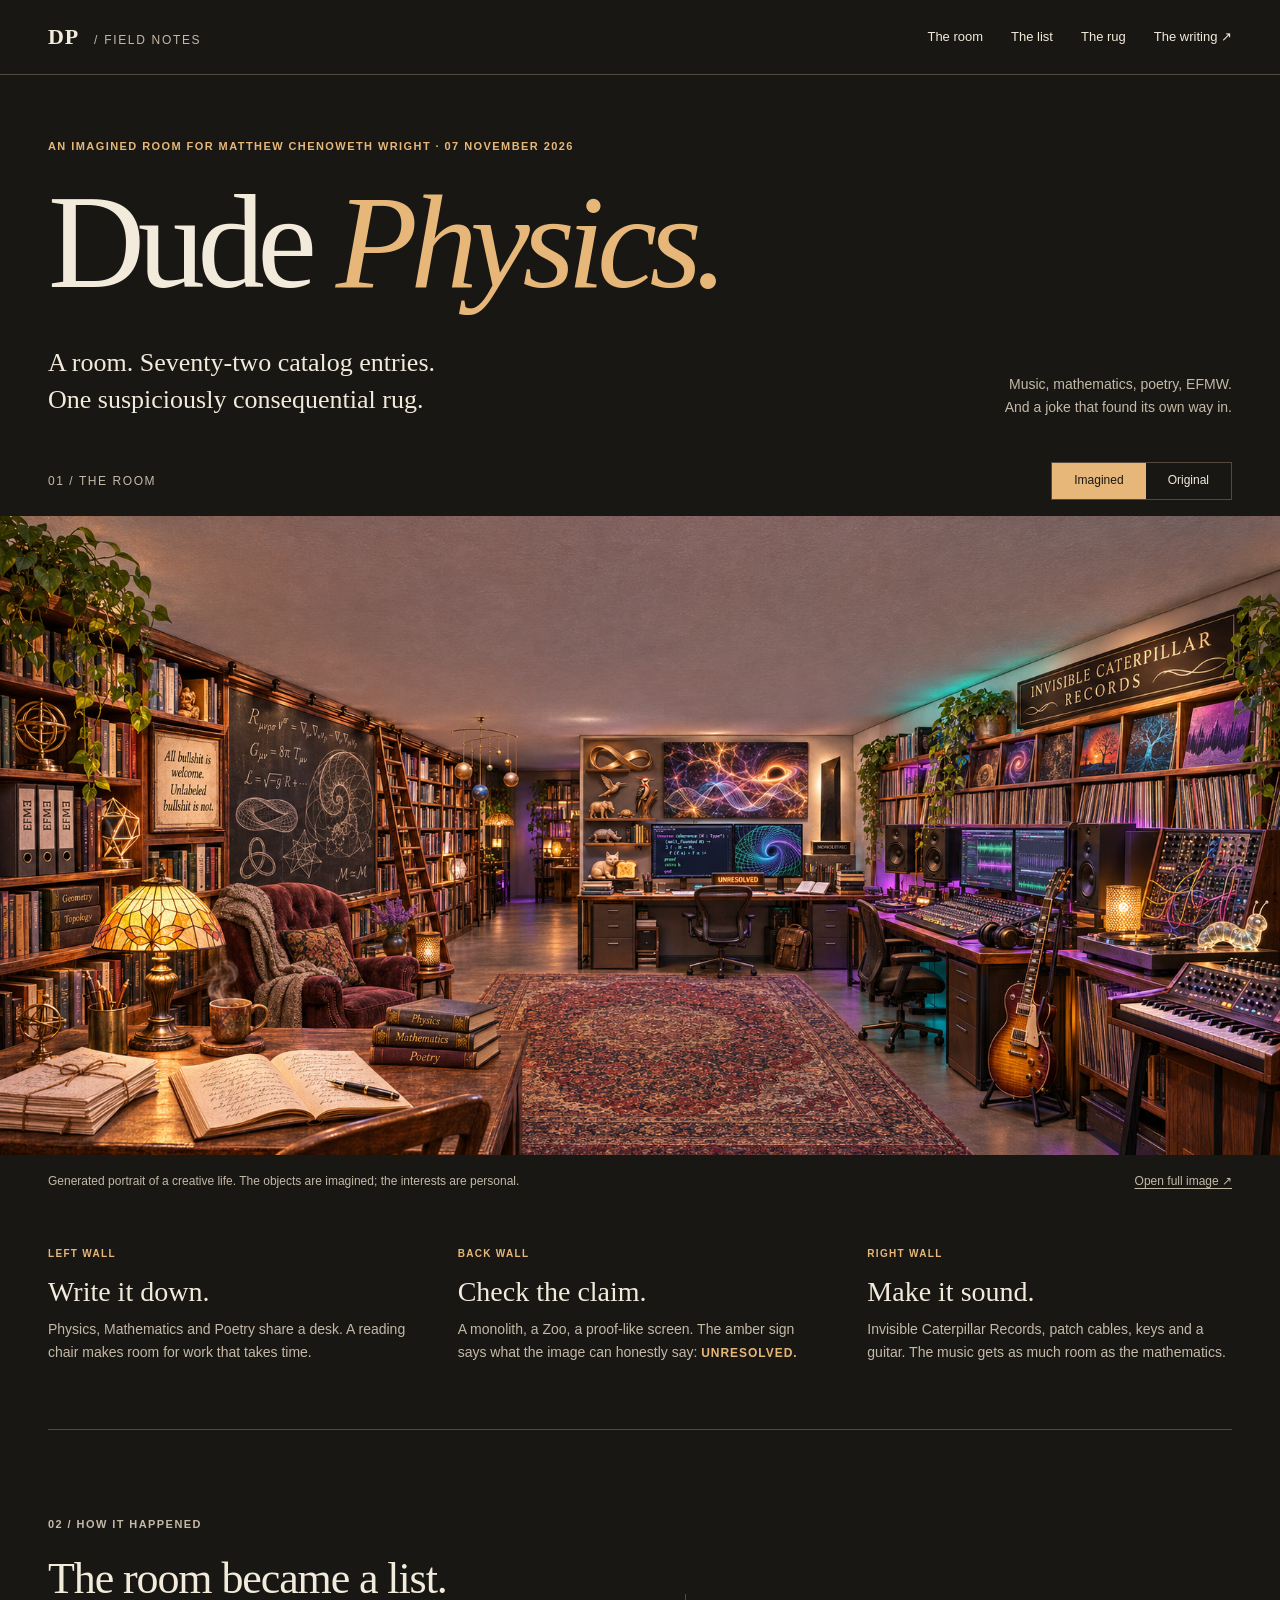
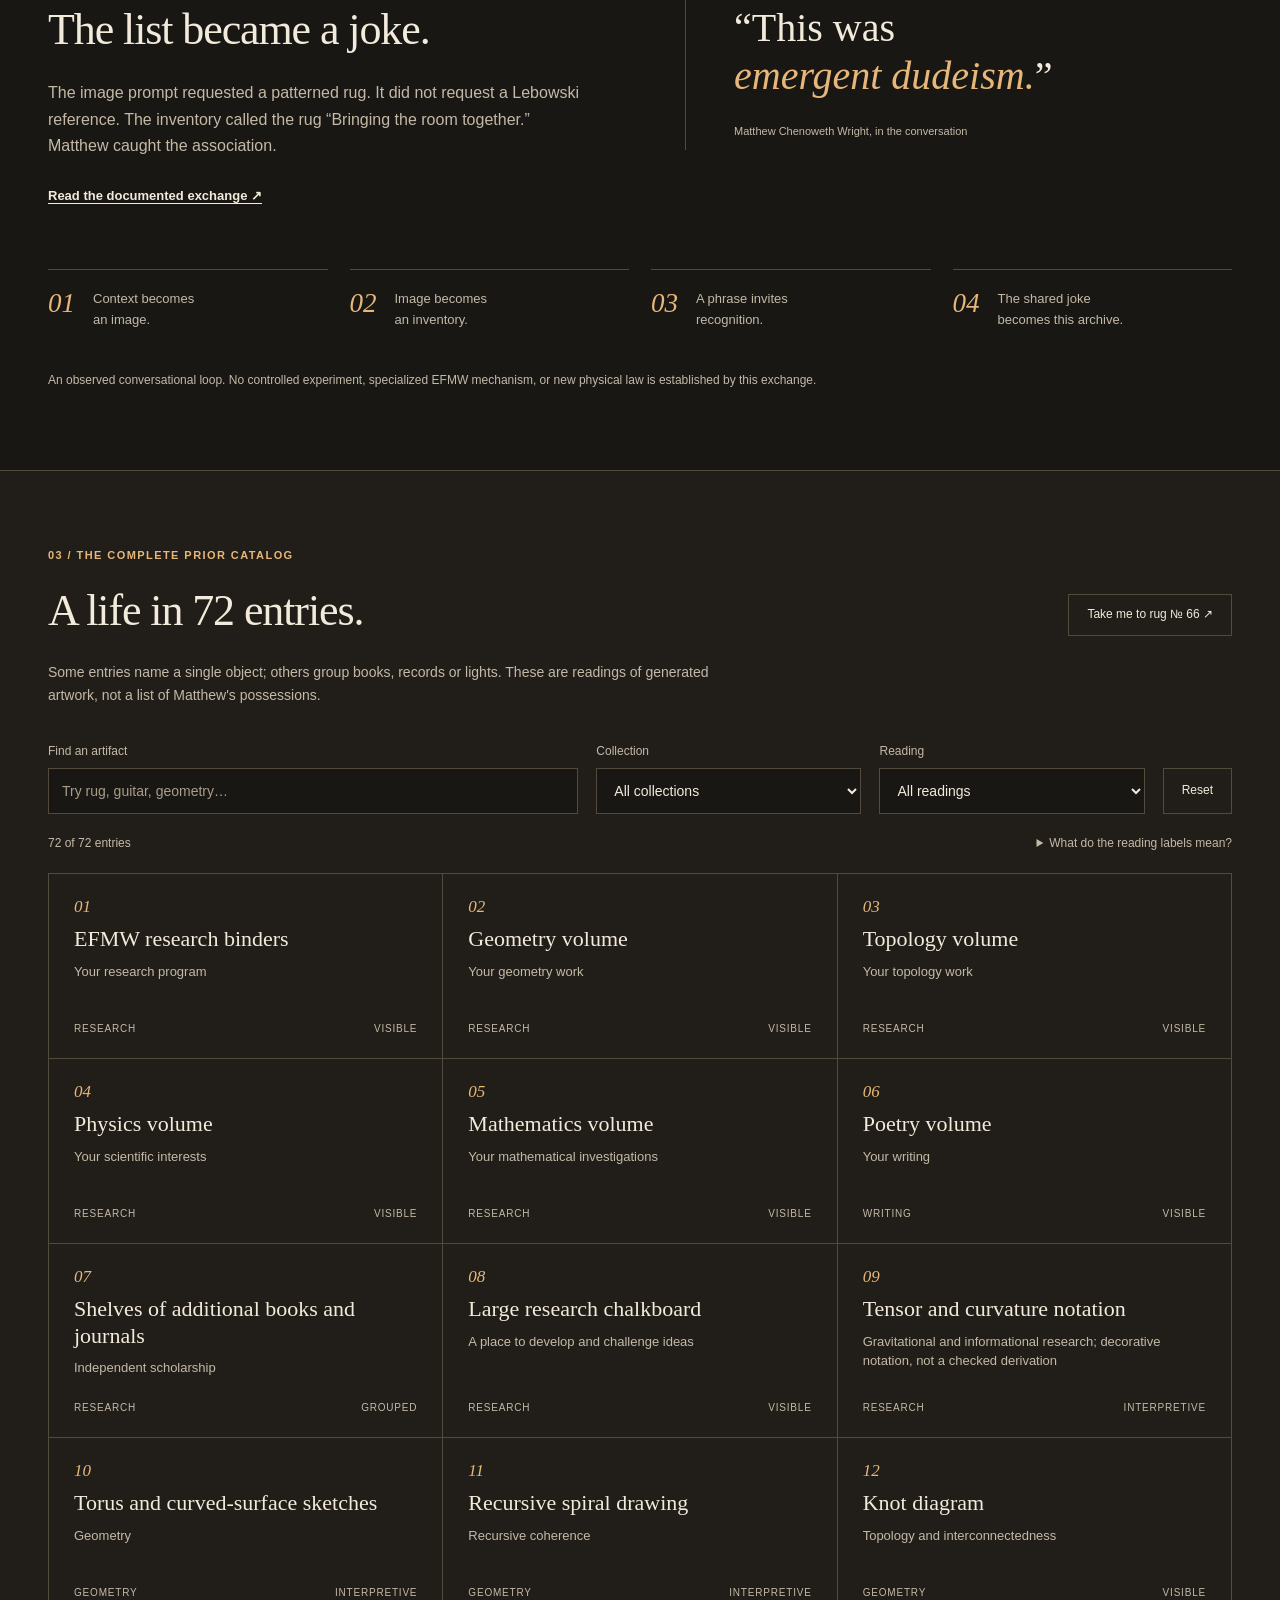
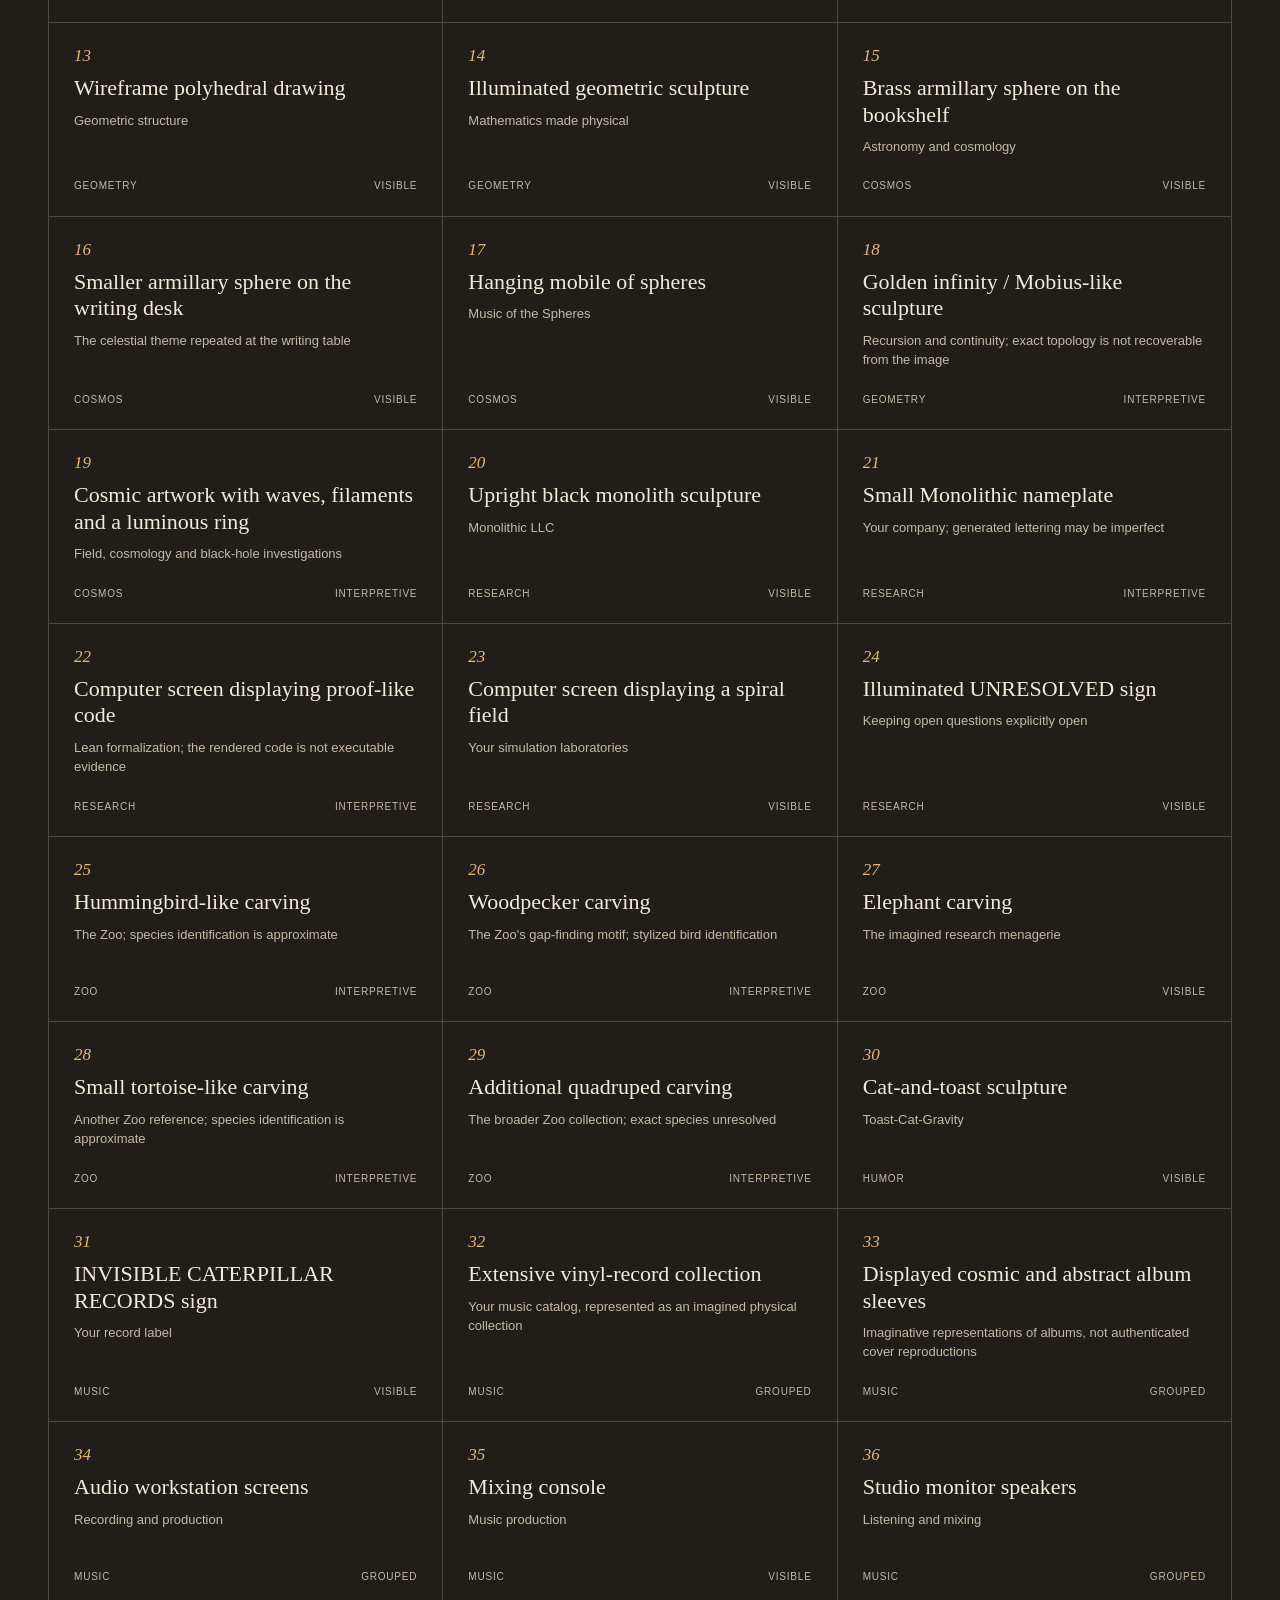
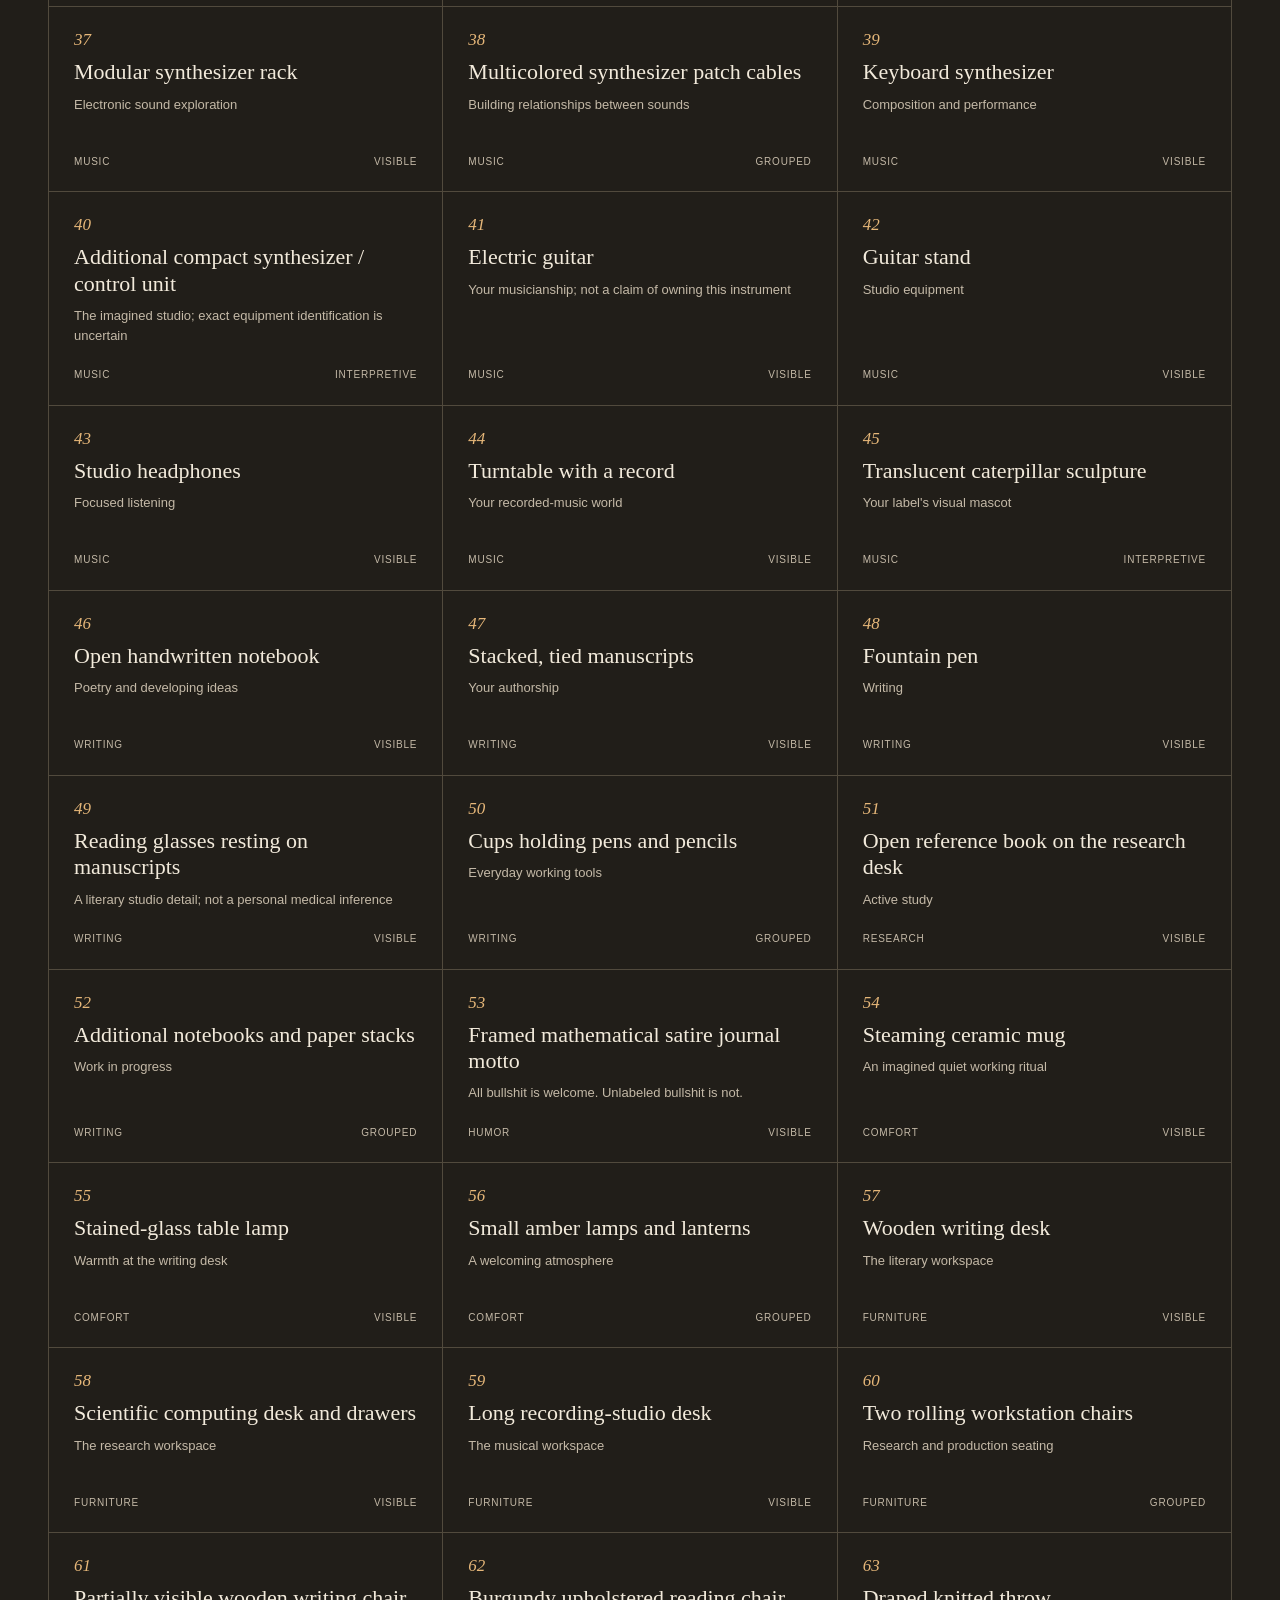
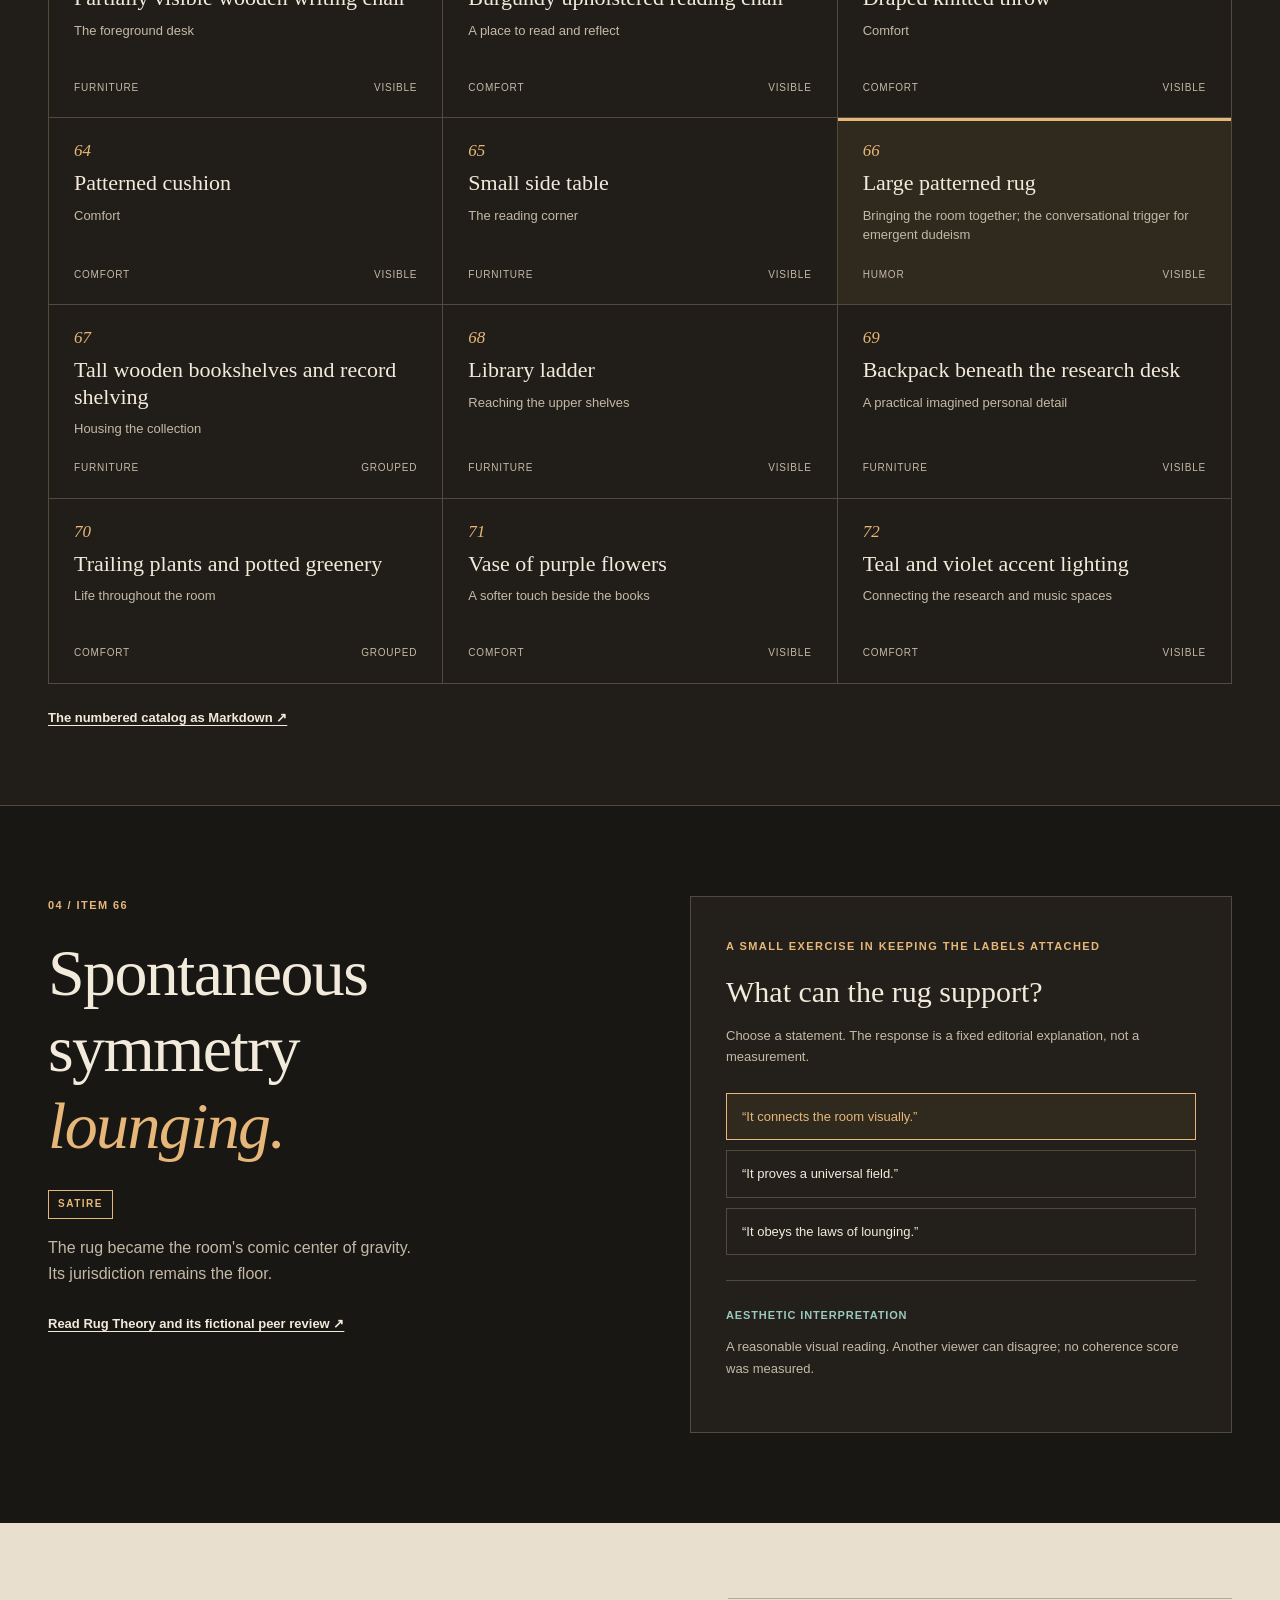
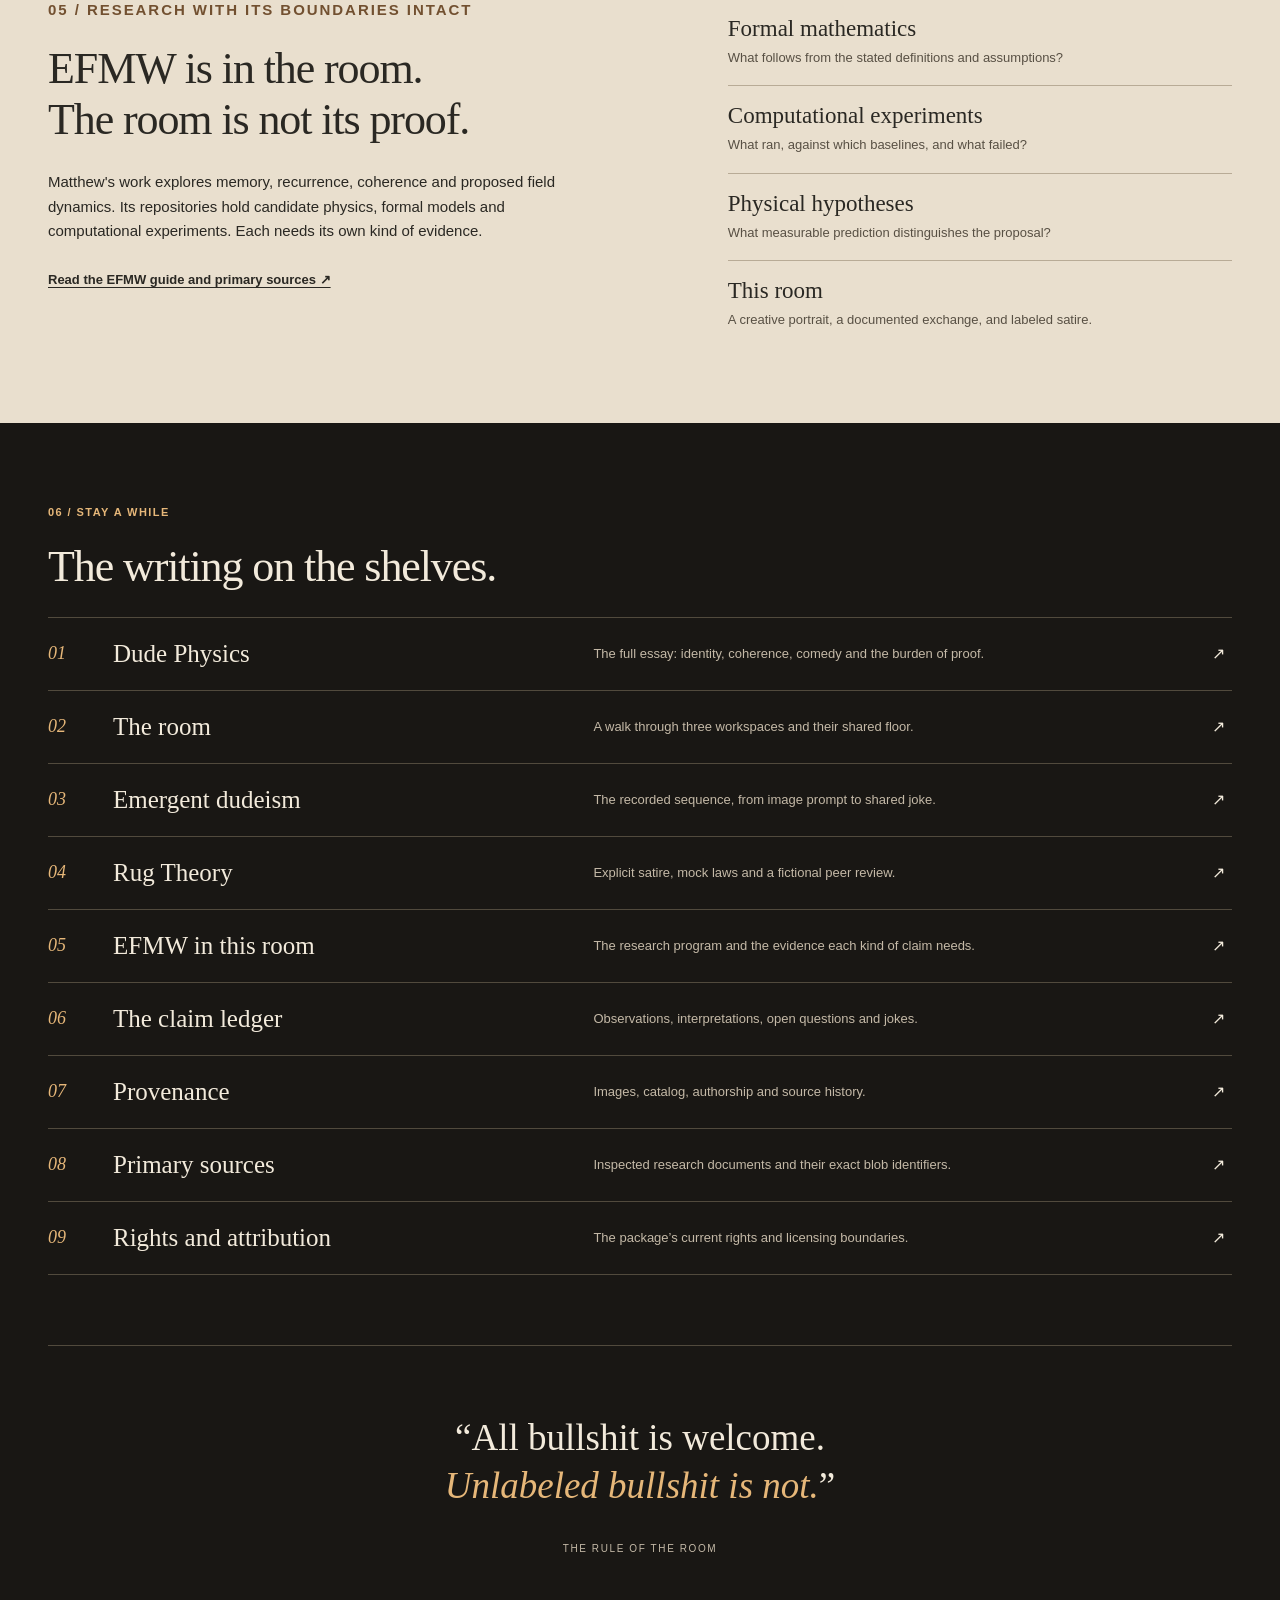
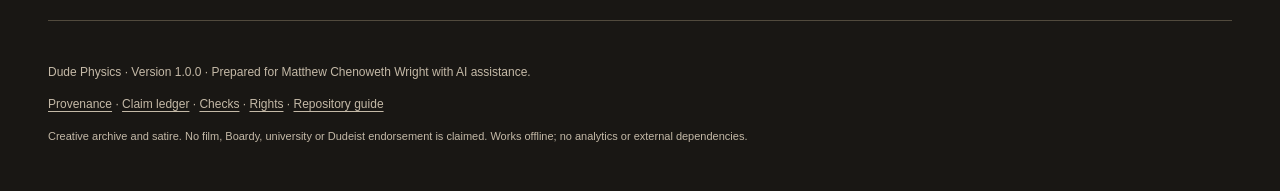
<file: index.html>
<!doctype html>
<html lang="en">
<head>
  <meta charset="utf-8">
  <meta name="viewport" content="width=device-width, initial-scale=1">
  <meta name="description" content="Dude Physics: Matthew Chenoweth Wright's imagined room, a 72-entry inventory, EFMW, and the rug that became a conversational event.">
  <meta name="theme-color" content="#191714">
  <title>Dude Physics · A room, a list, a rug</title>
  <link rel="stylesheet" href="styles.css">
  <script defer src="inventory.js"></script>
  <script defer src="app.js"></script>
</head>
<body>
  <a class="skip" href="#main">Skip to the room</a>
  <header class="site-header">
    <a class="wordmark" href="index.html" aria-label="Dude Physics home">DP<span> / field notes</span></a>
    <nav aria-label="Main navigation"><a href="#room">The room</a><a href="#inventory">The list</a><a href="#rug">The rug</a><a href="reading.html">The writing ↗</a></nav>
  </header>
  <main id="main">
    <section class="hero wrap" aria-labelledby="title">
      <p class="eyebrow">An imagined room for Matthew Chenoweth Wright · 07 November 2026</p>
      <h1 id="title">Dude <em>Physics.</em></h1>
      <div class="hero-bottom"><p class="standfirst">A room. Seventy-two catalog entries.<br>One suspiciously consequential rug.</p><p class="hero-note">Music, mathematics, poetry, EFMW.<br>And a joke that found its own way in.</p></div>
    </section>

    <section id="room" class="room-section" aria-labelledby="room-heading">
      <div class="section-bar wrap"><h2 id="room-heading">01 / The room</h2><div class="segmented" aria-label="Choose room image"><button type="button" data-room="generated" aria-pressed="true">Imagined</button><button type="button" data-room="original" aria-pressed="false">Original</button></div></div>
      <figure class="room-figure"><img id="room-image" src="room.png" width="1775" height="886" alt="An imagined warm research and music studio, with books and a writing desk to the left, scientific computing at the back, music equipment to the right and a patterned rug in the center."><figcaption class="wrap"><span id="image-caption">Generated portrait of a creative life. The objects are imagined; the interests are personal.</span><a id="image-link" href="room.png">Open full image ↗</a></figcaption></figure>
      <div class="three-areas wrap"><div><span class="eyebrow">Left wall</span><h3>Write it down.</h3><p>Physics, Mathematics and Poetry share a desk. A reading chair makes room for work that takes time.</p></div><div><span class="eyebrow">Back wall</span><h3>Check the claim.</h3><p>A monolith, a Zoo, a proof-like screen. The amber sign says what the image can honestly say: <strong>UNRESOLVED.</strong></p></div><div><span class="eyebrow">Right wall</span><h3>Make it sound.</h3><p>Invisible Caterpillar Records, patch cables, keys and a guitar. The music gets as much room as the mathematics.</p></div></div>
    </section>

    <section id="origin" class="origin wrap" aria-labelledby="origin-heading">
      <div><p class="eyebrow">02 / How it happened</p><h2 id="origin-heading">The room became a list.<br>The list became a joke.</h2><p>The image prompt requested a patterned rug. It did not request a Lebowski reference. The inventory called the rug “Bringing the room together.” Matthew caught the association.</p><a class="text-link" href="reading.html#origin-story">Read the documented exchange ↗</a></div>
      <blockquote><p>“This was<br><em>emergent dudeism.</em>”</p><footer>Matthew Chenoweth Wright, in the conversation</footer></blockquote>
      <ol class="sequence"><li><b>01</b><span>Context becomes<br>an image.</span></li><li><b>02</b><span>Image becomes<br>an inventory.</span></li><li><b>03</b><span>A phrase invites<br>recognition.</span></li><li><b>04</b><span>The shared joke<br>becomes this archive.</span></li></ol>
      <p class="small-note">An observed conversational loop. No controlled experiment, specialized EFMW mechanism, or new physical law is established by this exchange.</p>
    </section>

    <section id="inventory" class="inventory-section" aria-labelledby="inventory-heading"><div class="wrap">
      <div class="inventory-heading"><div><p class="eyebrow">03 / The complete prior catalog</p><h2 id="inventory-heading">A life in 72 entries.</h2></div><button type="button" id="find-rug" class="outline-button">Take me to rug № 66 ↗</button></div>
      <p class="section-intro">Some entries name a single object; others group books, records or lights. These are readings of generated artwork, not a list of Matthew's possessions.</p>
      <form class="filters" id="filters" role="search" aria-label="Search the artifact inventory"><label class="search-label" for="search">Find an artifact<input id="search" type="search" placeholder="Try rug, guitar, geometry…" autocomplete="off"></label><label for="category">Collection<select id="category"><option value="all">All collections</option><option value="Comfort">Comfort</option><option value="Cosmos">Cosmos</option><option value="Furniture">Furniture</option><option value="Geometry">Geometry</option><option value="Humor">Humor</option><option value="Music">Music</option><option value="Research">Research</option><option value="Writing">Writing</option><option value="Zoo">Zoo</option></select></label><label for="reading">Reading<select id="reading"><option value="all">All readings</option><option value="visible">Visible</option><option value="grouped">Grouped</option><option value="interpretive">Interpretive</option></select></label><button type="reset" class="reset-button">Reset</button></form>
      <div class="catalog-bar"><p id="result-count" role="status" aria-live="polite">72 of 72 entries</p><details><summary>What do the reading labels mean?</summary><p><b>Visible:</b> direct visual reading. <b>Grouped:</b> several things in one entry. <b>Interpretive:</b> identity or meaning is less certain. None certifies ownership, working equipment or a valid equation.</p></details></div>
      <div id="catalog" class="catalog"><article class="artifact" id="artifact-1" data-id="1">
<span class="artifact-id">01</span><h3>EFMW research binders</h3>
<p>Your research program</p><div class="artifact-meta"><span>Research</span><span>visible</span></div></article>
<article class="artifact" id="artifact-2" data-id="2">
<span class="artifact-id">02</span><h3>Geometry volume</h3>
<p>Your geometry work</p><div class="artifact-meta"><span>Research</span><span>visible</span></div></article>
<article class="artifact" id="artifact-3" data-id="3">
<span class="artifact-id">03</span><h3>Topology volume</h3>
<p>Your topology work</p><div class="artifact-meta"><span>Research</span><span>visible</span></div></article>
<article class="artifact" id="artifact-4" data-id="4">
<span class="artifact-id">04</span><h3>Physics volume</h3>
<p>Your scientific interests</p><div class="artifact-meta"><span>Research</span><span>visible</span></div></article>
<article class="artifact" id="artifact-5" data-id="5">
<span class="artifact-id">05</span><h3>Mathematics volume</h3>
<p>Your mathematical investigations</p><div class="artifact-meta"><span>Research</span><span>visible</span></div></article>
<article class="artifact" id="artifact-6" data-id="6">
<span class="artifact-id">06</span><h3>Poetry volume</h3>
<p>Your writing</p><div class="artifact-meta"><span>Writing</span><span>visible</span></div></article>
<article class="artifact" id="artifact-7" data-id="7">
<span class="artifact-id">07</span><h3>Shelves of additional books and journals</h3>
<p>Independent scholarship</p><div class="artifact-meta"><span>Research</span><span>grouped</span></div></article>
<article class="artifact" id="artifact-8" data-id="8">
<span class="artifact-id">08</span><h3>Large research chalkboard</h3>
<p>A place to develop and challenge ideas</p><div class="artifact-meta"><span>Research</span><span>visible</span></div></article>
<article class="artifact" id="artifact-9" data-id="9">
<span class="artifact-id">09</span><h3>Tensor and curvature notation</h3>
<p>Gravitational and informational research; decorative notation, not a checked derivation</p><div class="artifact-meta"><span>Research</span><span>interpretive</span></div></article>
<article class="artifact" id="artifact-10" data-id="10">
<span class="artifact-id">10</span><h3>Torus and curved-surface sketches</h3>
<p>Geometry</p><div class="artifact-meta"><span>Geometry</span><span>interpretive</span></div></article>
<article class="artifact" id="artifact-11" data-id="11">
<span class="artifact-id">11</span><h3>Recursive spiral drawing</h3>
<p>Recursive coherence</p><div class="artifact-meta"><span>Geometry</span><span>interpretive</span></div></article>
<article class="artifact" id="artifact-12" data-id="12">
<span class="artifact-id">12</span><h3>Knot diagram</h3>
<p>Topology and interconnectedness</p><div class="artifact-meta"><span>Geometry</span><span>visible</span></div></article>
<article class="artifact" id="artifact-13" data-id="13">
<span class="artifact-id">13</span><h3>Wireframe polyhedral drawing</h3>
<p>Geometric structure</p><div class="artifact-meta"><span>Geometry</span><span>visible</span></div></article>
<article class="artifact" id="artifact-14" data-id="14">
<span class="artifact-id">14</span><h3>Illuminated geometric sculpture</h3>
<p>Mathematics made physical</p><div class="artifact-meta"><span>Geometry</span><span>visible</span></div></article>
<article class="artifact" id="artifact-15" data-id="15">
<span class="artifact-id">15</span><h3>Brass armillary sphere on the bookshelf</h3>
<p>Astronomy and cosmology</p><div class="artifact-meta"><span>Cosmos</span><span>visible</span></div></article>
<article class="artifact" id="artifact-16" data-id="16">
<span class="artifact-id">16</span><h3>Smaller armillary sphere on the writing desk</h3>
<p>The celestial theme repeated at the writing table</p><div class="artifact-meta"><span>Cosmos</span><span>visible</span></div></article>
<article class="artifact" id="artifact-17" data-id="17">
<span class="artifact-id">17</span><h3>Hanging mobile of spheres</h3>
<p>Music of the Spheres</p><div class="artifact-meta"><span>Cosmos</span><span>visible</span></div></article>
<article class="artifact" id="artifact-18" data-id="18">
<span class="artifact-id">18</span><h3>Golden infinity / Mobius-like sculpture</h3>
<p>Recursion and continuity; exact topology is not recoverable from the image</p><div class="artifact-meta"><span>Geometry</span><span>interpretive</span></div></article>
<article class="artifact" id="artifact-19" data-id="19">
<span class="artifact-id">19</span><h3>Cosmic artwork with waves, filaments and a luminous ring</h3>
<p>Field, cosmology and black-hole investigations</p><div class="artifact-meta"><span>Cosmos</span><span>interpretive</span></div></article>
<article class="artifact" id="artifact-20" data-id="20">
<span class="artifact-id">20</span><h3>Upright black monolith sculpture</h3>
<p>Monolithic LLC</p><div class="artifact-meta"><span>Research</span><span>visible</span></div></article>
<article class="artifact" id="artifact-21" data-id="21">
<span class="artifact-id">21</span><h3>Small Monolithic nameplate</h3>
<p>Your company; generated lettering may be imperfect</p><div class="artifact-meta"><span>Research</span><span>interpretive</span></div></article>
<article class="artifact" id="artifact-22" data-id="22">
<span class="artifact-id">22</span><h3>Computer screen displaying proof-like code</h3>
<p>Lean formalization; the rendered code is not executable evidence</p><div class="artifact-meta"><span>Research</span><span>interpretive</span></div></article>
<article class="artifact" id="artifact-23" data-id="23">
<span class="artifact-id">23</span><h3>Computer screen displaying a spiral field</h3>
<p>Your simulation laboratories</p><div class="artifact-meta"><span>Research</span><span>visible</span></div></article>
<article class="artifact" id="artifact-24" data-id="24">
<span class="artifact-id">24</span><h3>Illuminated UNRESOLVED sign</h3>
<p>Keeping open questions explicitly open</p><div class="artifact-meta"><span>Research</span><span>visible</span></div></article>
<article class="artifact" id="artifact-25" data-id="25">
<span class="artifact-id">25</span><h3>Hummingbird-like carving</h3>
<p>The Zoo; species identification is approximate</p><div class="artifact-meta"><span>Zoo</span><span>interpretive</span></div></article>
<article class="artifact" id="artifact-26" data-id="26">
<span class="artifact-id">26</span><h3>Woodpecker carving</h3>
<p>The Zoo&#x27;s gap-finding motif; stylized bird identification</p><div class="artifact-meta"><span>Zoo</span><span>interpretive</span></div></article>
<article class="artifact" id="artifact-27" data-id="27">
<span class="artifact-id">27</span><h3>Elephant carving</h3>
<p>The imagined research menagerie</p><div class="artifact-meta"><span>Zoo</span><span>visible</span></div></article>
<article class="artifact" id="artifact-28" data-id="28">
<span class="artifact-id">28</span><h3>Small tortoise-like carving</h3>
<p>Another Zoo reference; species identification is approximate</p><div class="artifact-meta"><span>Zoo</span><span>interpretive</span></div></article>
<article class="artifact" id="artifact-29" data-id="29">
<span class="artifact-id">29</span><h3>Additional quadruped carving</h3>
<p>The broader Zoo collection; exact species unresolved</p><div class="artifact-meta"><span>Zoo</span><span>interpretive</span></div></article>
<article class="artifact" id="artifact-30" data-id="30">
<span class="artifact-id">30</span><h3>Cat-and-toast sculpture</h3>
<p>Toast-Cat-Gravity</p><div class="artifact-meta"><span>Humor</span><span>visible</span></div></article>
<article class="artifact" id="artifact-31" data-id="31">
<span class="artifact-id">31</span><h3>INVISIBLE CATERPILLAR RECORDS sign</h3>
<p>Your record label</p><div class="artifact-meta"><span>Music</span><span>visible</span></div></article>
<article class="artifact" id="artifact-32" data-id="32">
<span class="artifact-id">32</span><h3>Extensive vinyl-record collection</h3>
<p>Your music catalog, represented as an imagined physical collection</p><div class="artifact-meta"><span>Music</span><span>grouped</span></div></article>
<article class="artifact" id="artifact-33" data-id="33">
<span class="artifact-id">33</span><h3>Displayed cosmic and abstract album sleeves</h3>
<p>Imaginative representations of albums, not authenticated cover reproductions</p><div class="artifact-meta"><span>Music</span><span>grouped</span></div></article>
<article class="artifact" id="artifact-34" data-id="34">
<span class="artifact-id">34</span><h3>Audio workstation screens</h3>
<p>Recording and production</p><div class="artifact-meta"><span>Music</span><span>grouped</span></div></article>
<article class="artifact" id="artifact-35" data-id="35">
<span class="artifact-id">35</span><h3>Mixing console</h3>
<p>Music production</p><div class="artifact-meta"><span>Music</span><span>visible</span></div></article>
<article class="artifact" id="artifact-36" data-id="36">
<span class="artifact-id">36</span><h3>Studio monitor speakers</h3>
<p>Listening and mixing</p><div class="artifact-meta"><span>Music</span><span>grouped</span></div></article>
<article class="artifact" id="artifact-37" data-id="37">
<span class="artifact-id">37</span><h3>Modular synthesizer rack</h3>
<p>Electronic sound exploration</p><div class="artifact-meta"><span>Music</span><span>visible</span></div></article>
<article class="artifact" id="artifact-38" data-id="38">
<span class="artifact-id">38</span><h3>Multicolored synthesizer patch cables</h3>
<p>Building relationships between sounds</p><div class="artifact-meta"><span>Music</span><span>grouped</span></div></article>
<article class="artifact" id="artifact-39" data-id="39">
<span class="artifact-id">39</span><h3>Keyboard synthesizer</h3>
<p>Composition and performance</p><div class="artifact-meta"><span>Music</span><span>visible</span></div></article>
<article class="artifact" id="artifact-40" data-id="40">
<span class="artifact-id">40</span><h3>Additional compact synthesizer / control unit</h3>
<p>The imagined studio; exact equipment identification is uncertain</p><div class="artifact-meta"><span>Music</span><span>interpretive</span></div></article>
<article class="artifact" id="artifact-41" data-id="41">
<span class="artifact-id">41</span><h3>Electric guitar</h3>
<p>Your musicianship; not a claim of owning this instrument</p><div class="artifact-meta"><span>Music</span><span>visible</span></div></article>
<article class="artifact" id="artifact-42" data-id="42">
<span class="artifact-id">42</span><h3>Guitar stand</h3>
<p>Studio equipment</p><div class="artifact-meta"><span>Music</span><span>visible</span></div></article>
<article class="artifact" id="artifact-43" data-id="43">
<span class="artifact-id">43</span><h3>Studio headphones</h3>
<p>Focused listening</p><div class="artifact-meta"><span>Music</span><span>visible</span></div></article>
<article class="artifact" id="artifact-44" data-id="44">
<span class="artifact-id">44</span><h3>Turntable with a record</h3>
<p>Your recorded-music world</p><div class="artifact-meta"><span>Music</span><span>visible</span></div></article>
<article class="artifact" id="artifact-45" data-id="45">
<span class="artifact-id">45</span><h3>Translucent caterpillar sculpture</h3>
<p>Your label&#x27;s visual mascot</p><div class="artifact-meta"><span>Music</span><span>interpretive</span></div></article>
<article class="artifact" id="artifact-46" data-id="46">
<span class="artifact-id">46</span><h3>Open handwritten notebook</h3>
<p>Poetry and developing ideas</p><div class="artifact-meta"><span>Writing</span><span>visible</span></div></article>
<article class="artifact" id="artifact-47" data-id="47">
<span class="artifact-id">47</span><h3>Stacked, tied manuscripts</h3>
<p>Your authorship</p><div class="artifact-meta"><span>Writing</span><span>visible</span></div></article>
<article class="artifact" id="artifact-48" data-id="48">
<span class="artifact-id">48</span><h3>Fountain pen</h3>
<p>Writing</p><div class="artifact-meta"><span>Writing</span><span>visible</span></div></article>
<article class="artifact" id="artifact-49" data-id="49">
<span class="artifact-id">49</span><h3>Reading glasses resting on manuscripts</h3>
<p>A literary studio detail; not a personal medical inference</p><div class="artifact-meta"><span>Writing</span><span>visible</span></div></article>
<article class="artifact" id="artifact-50" data-id="50">
<span class="artifact-id">50</span><h3>Cups holding pens and pencils</h3>
<p>Everyday working tools</p><div class="artifact-meta"><span>Writing</span><span>grouped</span></div></article>
<article class="artifact" id="artifact-51" data-id="51">
<span class="artifact-id">51</span><h3>Open reference book on the research desk</h3>
<p>Active study</p><div class="artifact-meta"><span>Research</span><span>visible</span></div></article>
<article class="artifact" id="artifact-52" data-id="52">
<span class="artifact-id">52</span><h3>Additional notebooks and paper stacks</h3>
<p>Work in progress</p><div class="artifact-meta"><span>Writing</span><span>grouped</span></div></article>
<article class="artifact" id="artifact-53" data-id="53">
<span class="artifact-id">53</span><h3>Framed mathematical satire journal motto</h3>
<p>All bullshit is welcome. Unlabeled bullshit is not.</p><div class="artifact-meta"><span>Humor</span><span>visible</span></div></article>
<article class="artifact" id="artifact-54" data-id="54">
<span class="artifact-id">54</span><h3>Steaming ceramic mug</h3>
<p>An imagined quiet working ritual</p><div class="artifact-meta"><span>Comfort</span><span>visible</span></div></article>
<article class="artifact" id="artifact-55" data-id="55">
<span class="artifact-id">55</span><h3>Stained-glass table lamp</h3>
<p>Warmth at the writing desk</p><div class="artifact-meta"><span>Comfort</span><span>visible</span></div></article>
<article class="artifact" id="artifact-56" data-id="56">
<span class="artifact-id">56</span><h3>Small amber lamps and lanterns</h3>
<p>A welcoming atmosphere</p><div class="artifact-meta"><span>Comfort</span><span>grouped</span></div></article>
<article class="artifact" id="artifact-57" data-id="57">
<span class="artifact-id">57</span><h3>Wooden writing desk</h3>
<p>The literary workspace</p><div class="artifact-meta"><span>Furniture</span><span>visible</span></div></article>
<article class="artifact" id="artifact-58" data-id="58">
<span class="artifact-id">58</span><h3>Scientific computing desk and drawers</h3>
<p>The research workspace</p><div class="artifact-meta"><span>Furniture</span><span>visible</span></div></article>
<article class="artifact" id="artifact-59" data-id="59">
<span class="artifact-id">59</span><h3>Long recording-studio desk</h3>
<p>The musical workspace</p><div class="artifact-meta"><span>Furniture</span><span>visible</span></div></article>
<article class="artifact" id="artifact-60" data-id="60">
<span class="artifact-id">60</span><h3>Two rolling workstation chairs</h3>
<p>Research and production seating</p><div class="artifact-meta"><span>Furniture</span><span>grouped</span></div></article>
<article class="artifact" id="artifact-61" data-id="61">
<span class="artifact-id">61</span><h3>Partially visible wooden writing chair</h3>
<p>The foreground desk</p><div class="artifact-meta"><span>Furniture</span><span>visible</span></div></article>
<article class="artifact" id="artifact-62" data-id="62">
<span class="artifact-id">62</span><h3>Burgundy upholstered reading chair</h3>
<p>A place to read and reflect</p><div class="artifact-meta"><span>Comfort</span><span>visible</span></div></article>
<article class="artifact" id="artifact-63" data-id="63">
<span class="artifact-id">63</span><h3>Draped knitted throw</h3>
<p>Comfort</p><div class="artifact-meta"><span>Comfort</span><span>visible</span></div></article>
<article class="artifact" id="artifact-64" data-id="64">
<span class="artifact-id">64</span><h3>Patterned cushion</h3>
<p>Comfort</p><div class="artifact-meta"><span>Comfort</span><span>visible</span></div></article>
<article class="artifact" id="artifact-65" data-id="65">
<span class="artifact-id">65</span><h3>Small side table</h3>
<p>The reading corner</p><div class="artifact-meta"><span>Furniture</span><span>visible</span></div></article>
<article class="artifact is-rug" id="artifact-66" data-id="66">
<span class="artifact-id">66</span><h3>Large patterned rug</h3>
<p>Bringing the room together; the conversational trigger for emergent dudeism</p><div class="artifact-meta"><span>Humor</span><span>visible</span></div></article>
<article class="artifact" id="artifact-67" data-id="67">
<span class="artifact-id">67</span><h3>Tall wooden bookshelves and record shelving</h3>
<p>Housing the collection</p><div class="artifact-meta"><span>Furniture</span><span>grouped</span></div></article>
<article class="artifact" id="artifact-68" data-id="68">
<span class="artifact-id">68</span><h3>Library ladder</h3>
<p>Reaching the upper shelves</p><div class="artifact-meta"><span>Furniture</span><span>visible</span></div></article>
<article class="artifact" id="artifact-69" data-id="69">
<span class="artifact-id">69</span><h3>Backpack beneath the research desk</h3>
<p>A practical imagined personal detail</p><div class="artifact-meta"><span>Furniture</span><span>visible</span></div></article>
<article class="artifact" id="artifact-70" data-id="70">
<span class="artifact-id">70</span><h3>Trailing plants and potted greenery</h3>
<p>Life throughout the room</p><div class="artifact-meta"><span>Comfort</span><span>grouped</span></div></article>
<article class="artifact" id="artifact-71" data-id="71">
<span class="artifact-id">71</span><h3>Vase of purple flowers</h3>
<p>A softer touch beside the books</p><div class="artifact-meta"><span>Comfort</span><span>visible</span></div></article>
<article class="artifact" id="artifact-72" data-id="72">
<span class="artifact-id">72</span><h3>Teal and violet accent lighting</h3>
<p>Connecting the research and music spaces</p><div class="artifact-meta"><span>Comfort</span><span>visible</span></div></article></div>
      <p id="empty-state" class="empty-state" hidden>No entries match. Try another term or reset the filters.</p>
      <noscript><p class="note">The complete catalog is visible above. Search, filters and image switching need JavaScript.</p></noscript>
      <a class="text-link catalog-download" href="INVENTORY.md">The numbered catalog as Markdown ↗</a>
    </div></section>

    <section id="rug" class="rug-section wrap" aria-labelledby="rug-heading">
      <div class="rug-title"><p class="eyebrow">04 / Item 66</p><h2 id="rug-heading">Spontaneous<br>symmetry<br><em>lounging.</em></h2><span class="label satire">SATIRE</span><p>The rug became the room's comic center of gravity. Its jurisdiction remains the floor.</p><a class="text-link" href="reading.html#rug-theory">Read Rug Theory and its fictional peer review ↗</a></div>
      <div class="claim-check"><span class="eyebrow">A small exercise in keeping the labels attached</span><h3>What can the rug support?</h3><p>Choose a statement. The response is a fixed editorial explanation, not a measurement.</p><div class="claim-buttons"><button type="button" data-claim="composition" aria-pressed="true">“It connects the room visually.”</button><button type="button" data-claim="physics" aria-pressed="false">“It proves a universal field.”</button><button type="button" data-claim="satire" aria-pressed="false">“It obeys the laws of lounging.”</button></div><div id="claim-result" class="claim-result" role="status" aria-live="polite"><strong>AESTHETIC INTERPRETATION</strong><p>A reasonable visual reading. Another viewer can disagree; no coherence score was measured.</p></div></div>
    </section>

    <section id="efmw" class="efmw-section"><div class="wrap efmw-grid"><div><p class="eyebrow">05 / Research with its boundaries intact</p><h2>EFMW is in the room.<br>The room is not its proof.</h2><p>Matthew's work explores memory, recurrence, coherence and proposed field dynamics. Its repositories hold candidate physics, formal models and computational experiments. Each needs its own kind of evidence.</p><a class="text-link" href="reading.html#efmw-guide">Read the EFMW guide and primary sources ↗</a></div><dl class="evidence-list"><div><dt>Formal mathematics</dt><dd>What follows from the stated definitions and assumptions?</dd></div><div><dt>Computational experiments</dt><dd>What ran, against which baselines, and what failed?</dd></div><div><dt>Physical hypotheses</dt><dd>What measurable prediction distinguishes the proposal?</dd></div><div><dt>This room</dt><dd>A creative portrait, a documented exchange, and labeled satire.</dd></div></dl></div></section>

    <section class="reading-section wrap" aria-labelledby="reading-heading"><p class="eyebrow">06 / Stay a while</p><h2 id="reading-heading">The writing on the shelves.</h2><div class="reading-list"><a href="reading.html#essay"><span class="number">01</span><h3>Dude Physics</h3><p>The full essay: identity, coherence, comedy and the burden of proof.</p><span class="arrow" aria-hidden="true">↗</span></a>
<a href="reading.html#the-room"><span class="number">02</span><h3>The room</h3><p>A walk through three workspaces and their shared floor.</p><span class="arrow" aria-hidden="true">↗</span></a>
<a href="reading.html#origin-story"><span class="number">03</span><h3>Emergent dudeism</h3><p>The recorded sequence, from image prompt to shared joke.</p><span class="arrow" aria-hidden="true">↗</span></a>
<a href="reading.html#rug-theory"><span class="number">04</span><h3>Rug Theory</h3><p>Explicit satire, mock laws and a fictional peer review.</p><span class="arrow" aria-hidden="true">↗</span></a>
<a href="reading.html#efmw-guide"><span class="number">05</span><h3>EFMW in this room</h3><p>The research program and the evidence each kind of claim needs.</p><span class="arrow" aria-hidden="true">↗</span></a>
<a href="reading.html#claims"><span class="number">06</span><h3>The claim ledger</h3><p>Observations, interpretations, open questions and jokes.</p><span class="arrow" aria-hidden="true">↗</span></a>
<a href="reading.html#provenance"><span class="number">07</span><h3>Provenance</h3><p>Images, catalog, authorship and source history.</p><span class="arrow" aria-hidden="true">↗</span></a>
<a href="reading.html#sources"><span class="number">08</span><h3>Primary sources</h3><p>Inspected research documents and their exact blob identifiers.</p><span class="arrow" aria-hidden="true">↗</span></a>
<a href="reading.html#rights"><span class="number">09</span><h3>Rights and attribution</h3><p>The package’s current rights and licensing boundaries.</p><span class="arrow" aria-hidden="true">↗</span></a></div></section>
    <section class="motto wrap"><p>“All bullshit is welcome.<br><em>Unlabeled bullshit is not.</em>”</p><span>The rule of the room</span></section>
  </main>
  <footer class="site-footer wrap"><p>Dude Physics · Version 1.0.0 · Prepared for Matthew Chenoweth Wright with AI assistance.</p><p><a href="reading.html#provenance">Provenance</a> · <a href="CLAIMS.md">Claim ledger</a> · <a href="VERIFICATION.md">Checks</a> · <a href="LICENSE_NOTICE.md">Rights</a> · <a href="README.md">Repository guide</a></p><p class="footer-note">Creative archive and satire. No film, Boardy, university or Dudeist endorsement is claimed. Works offline; no analytics or external dependencies.</p></footer>
</body>
</html>
</file>
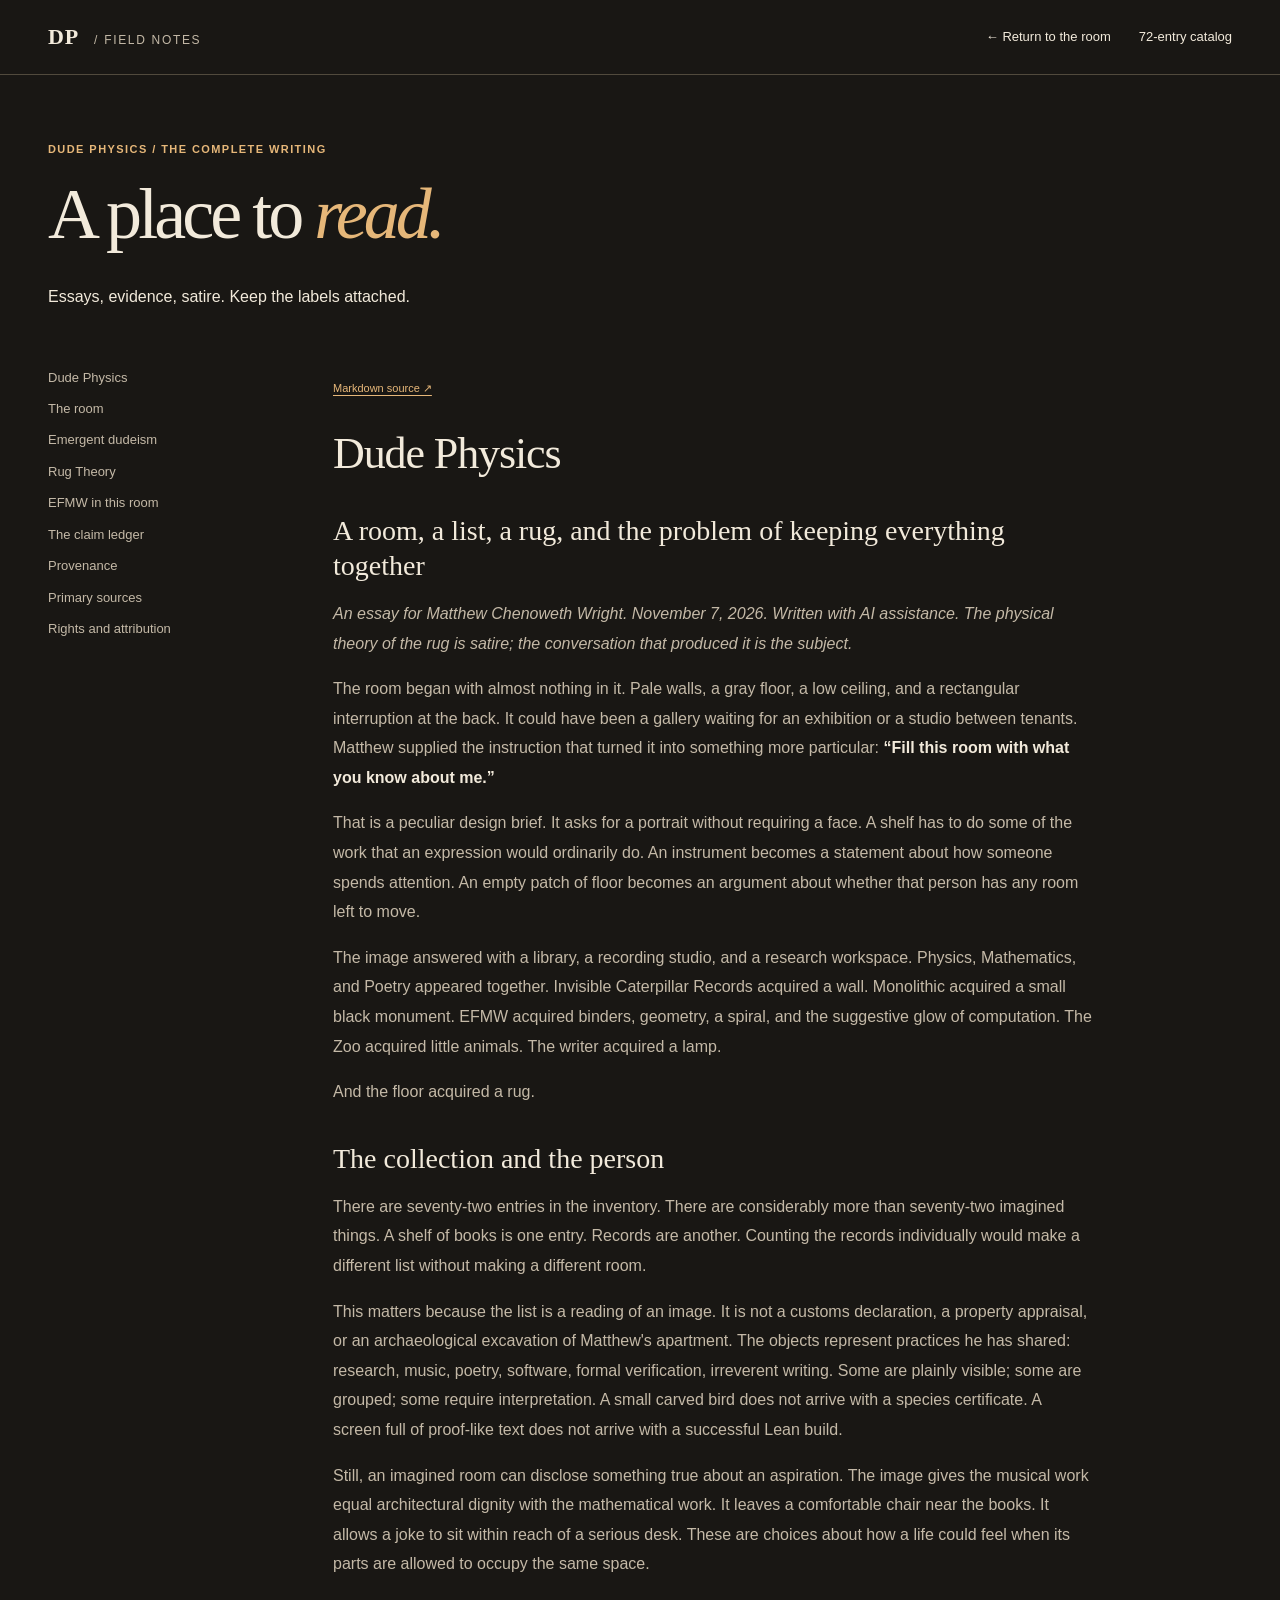
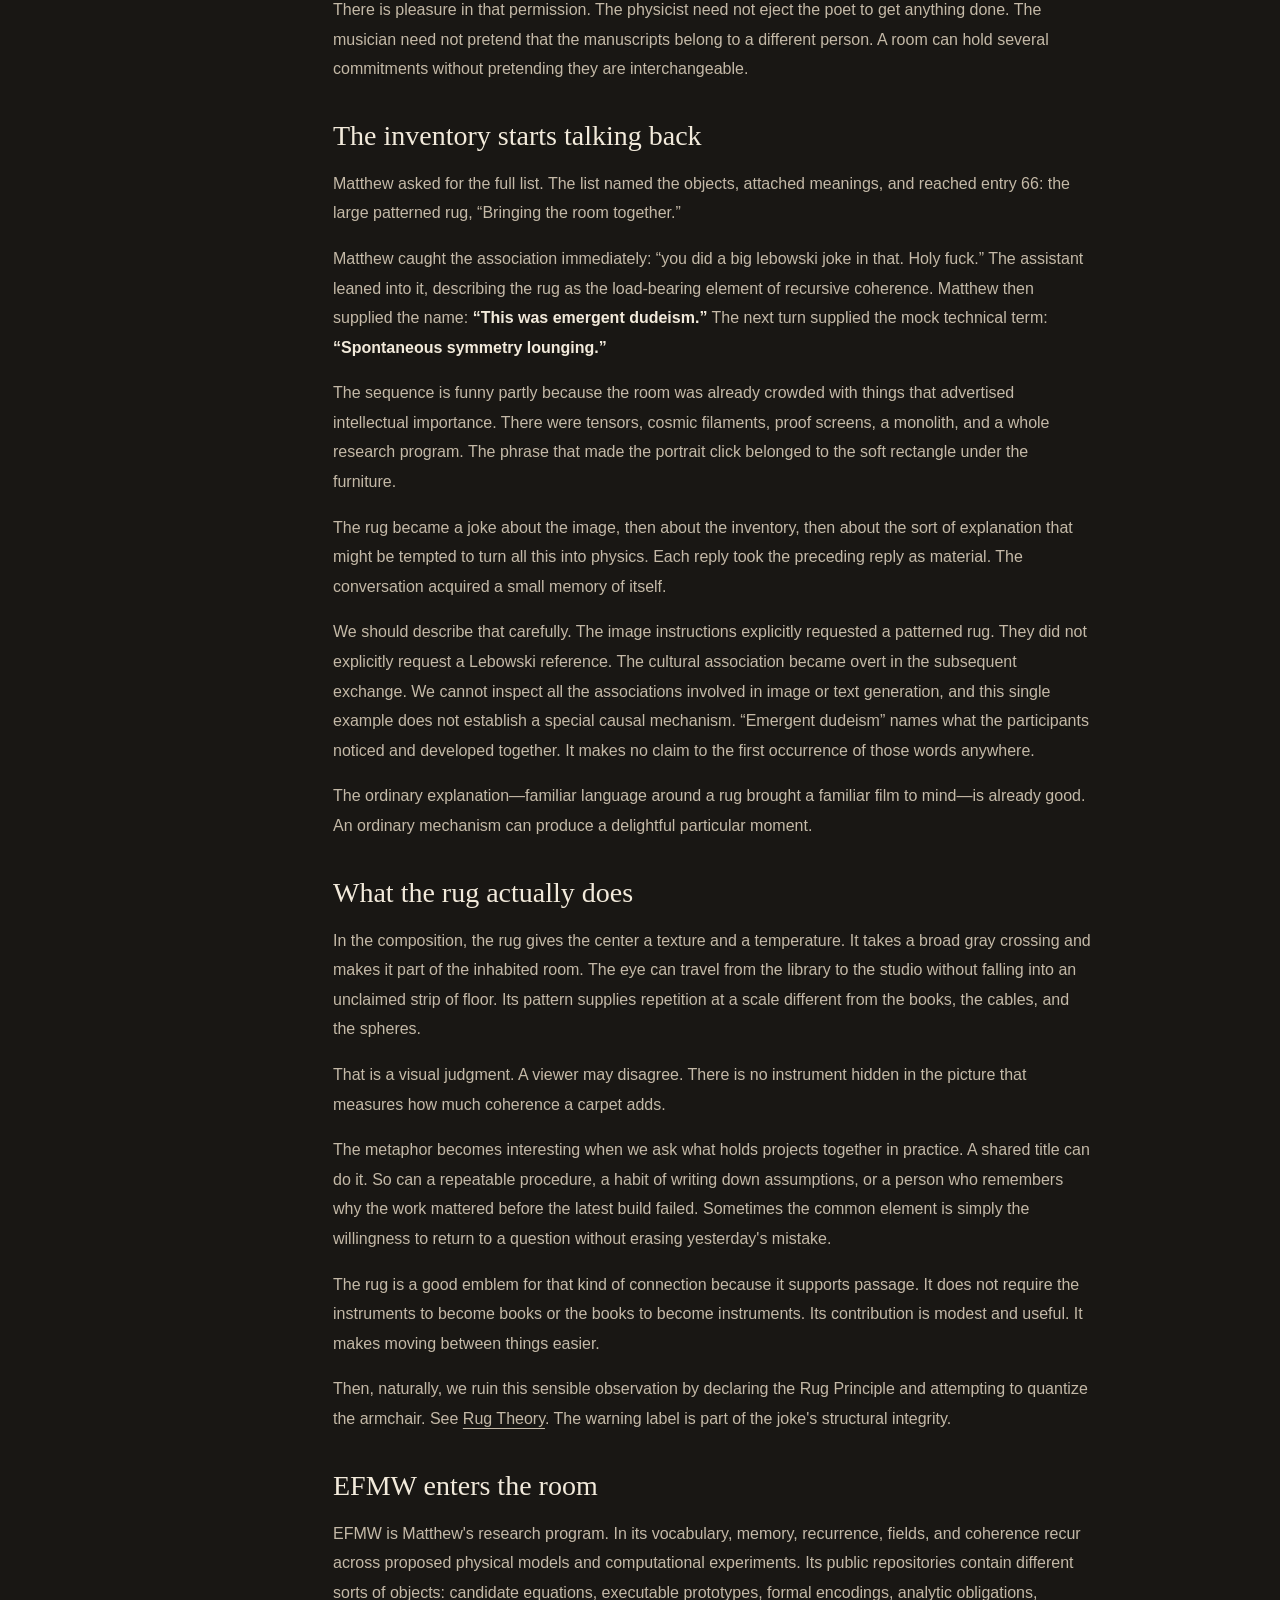
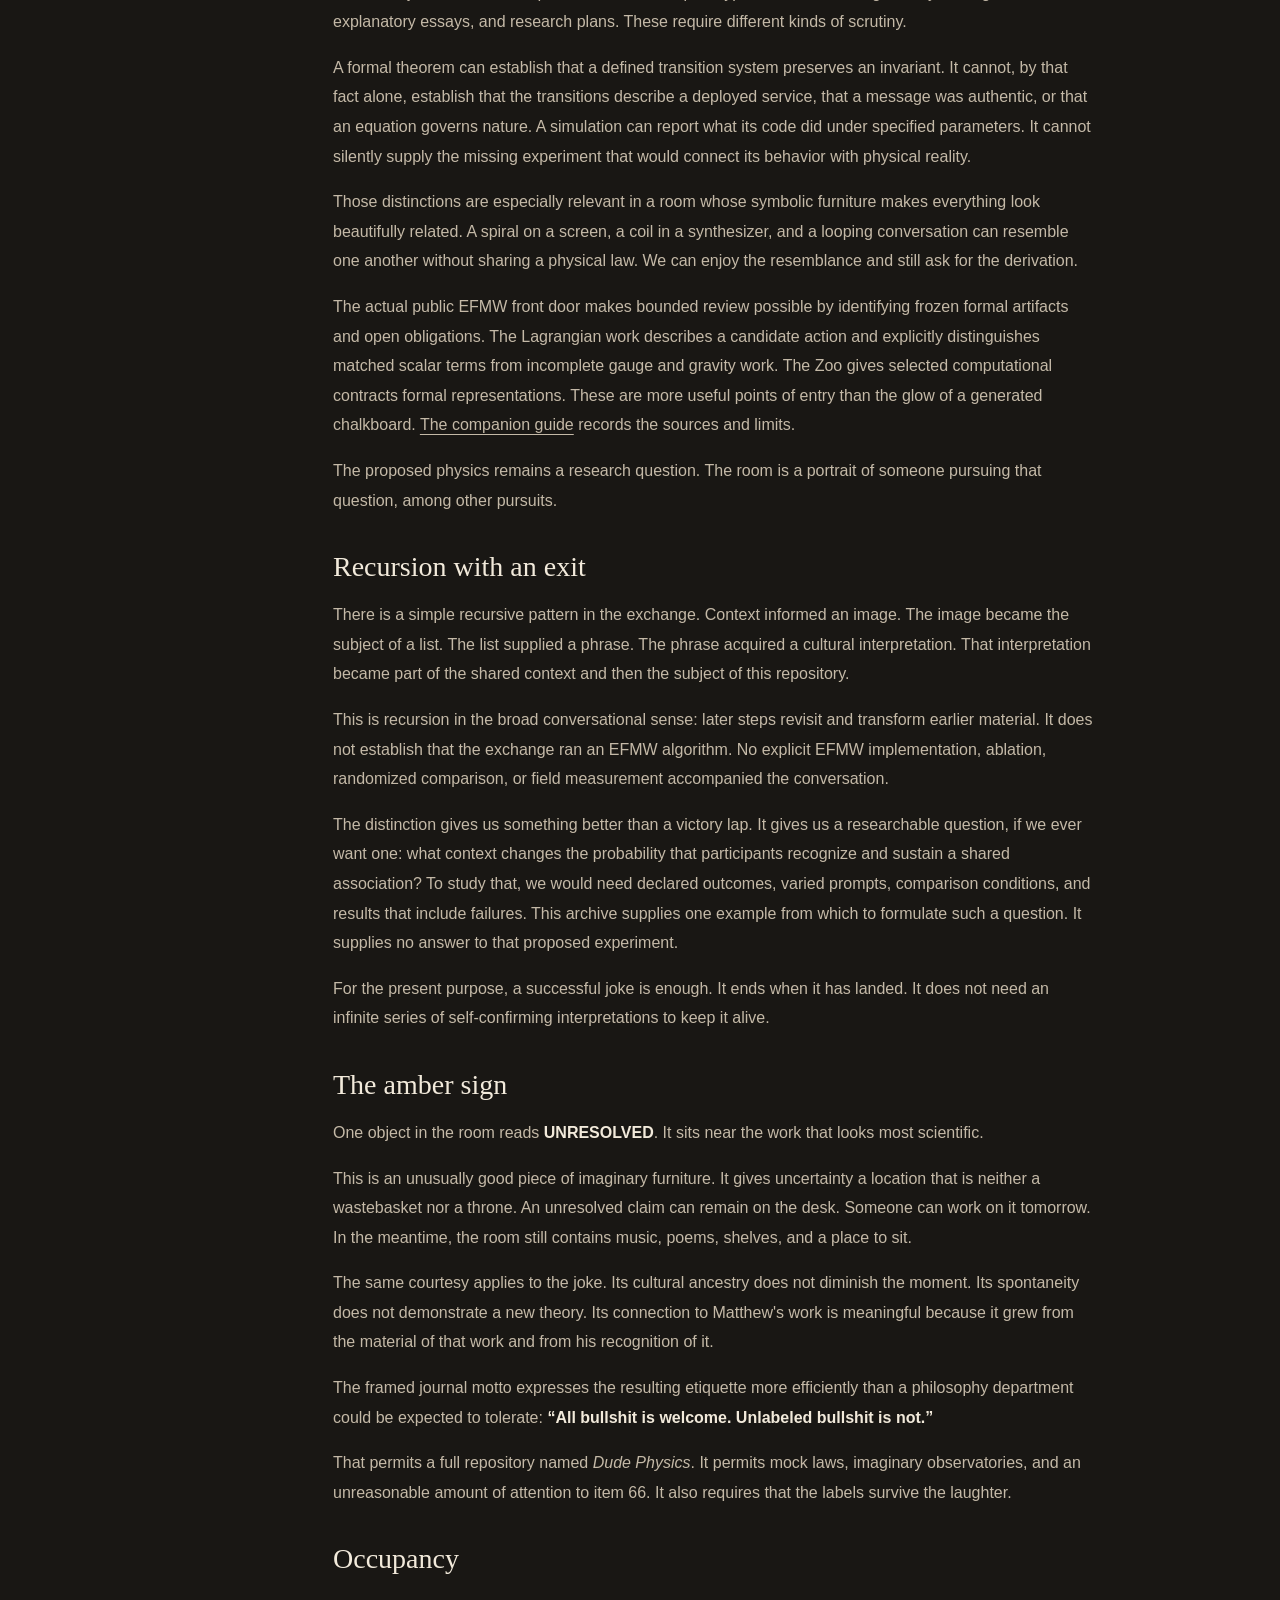
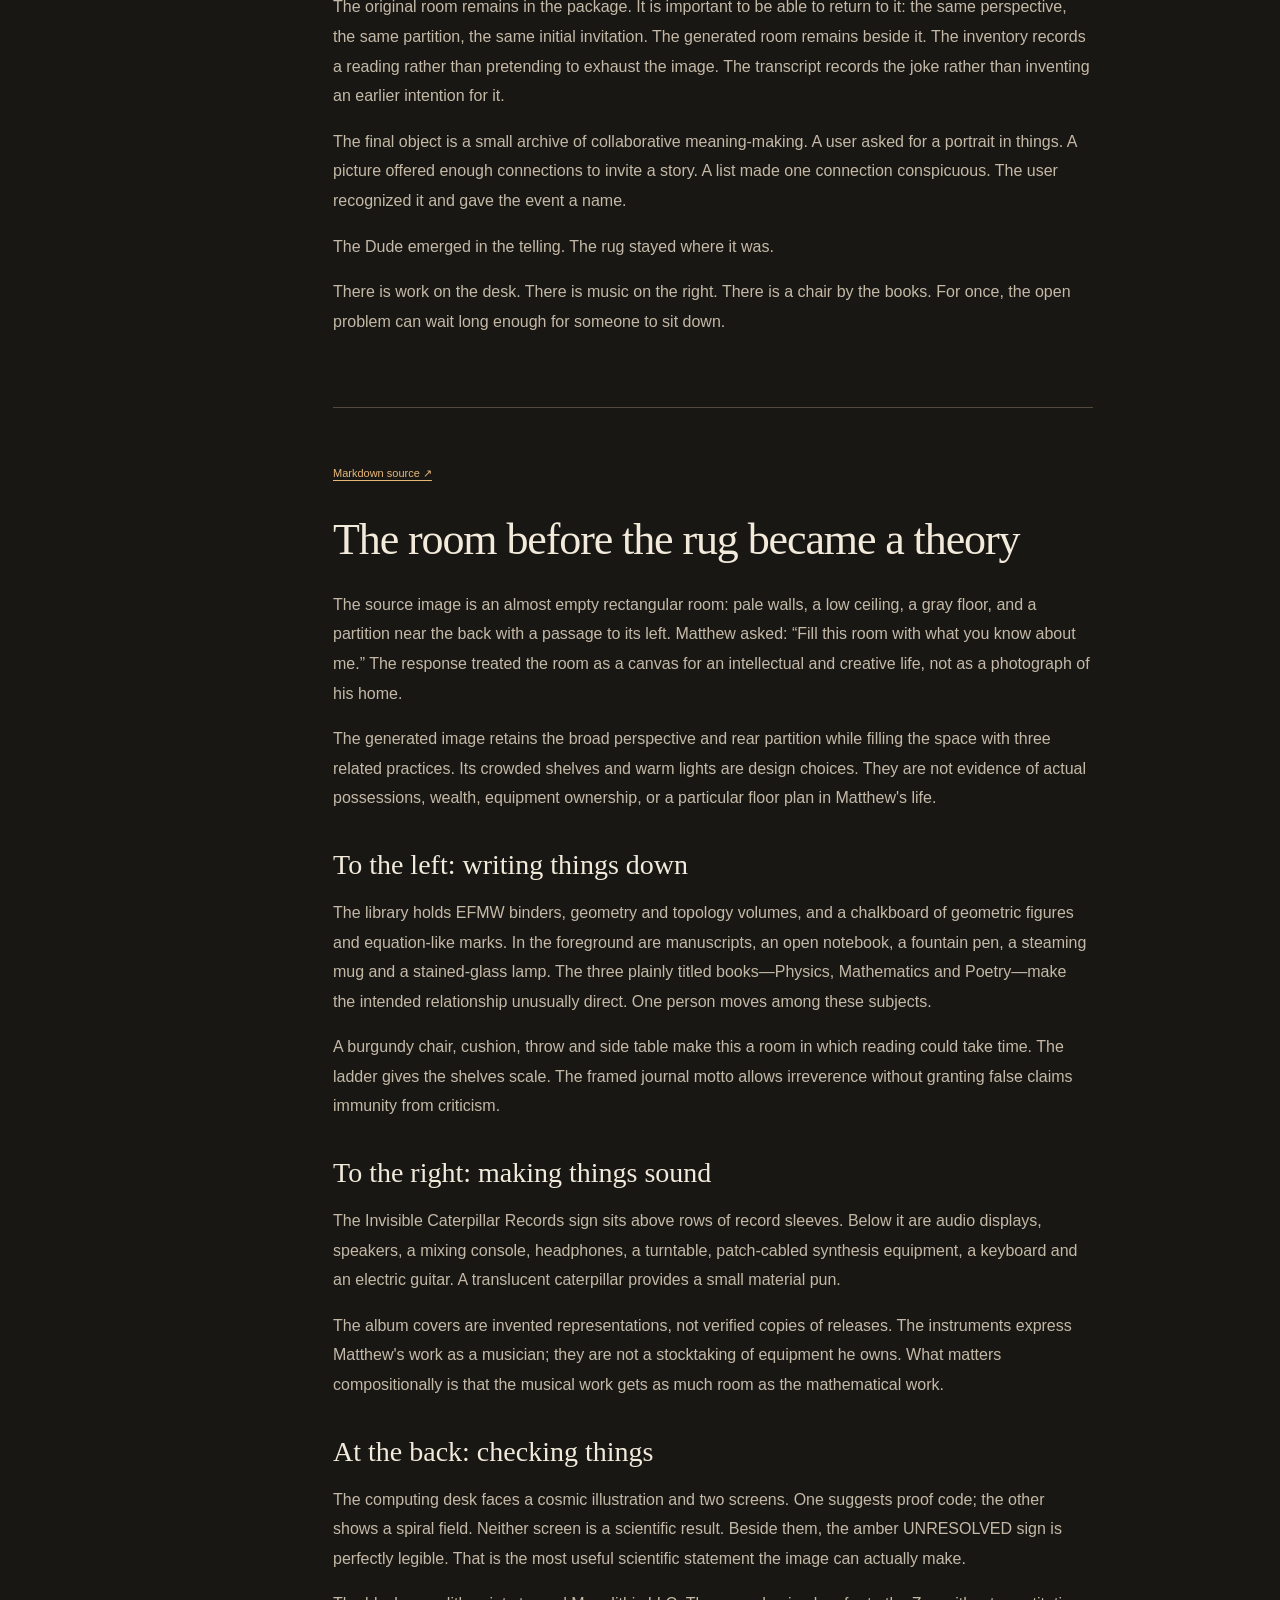
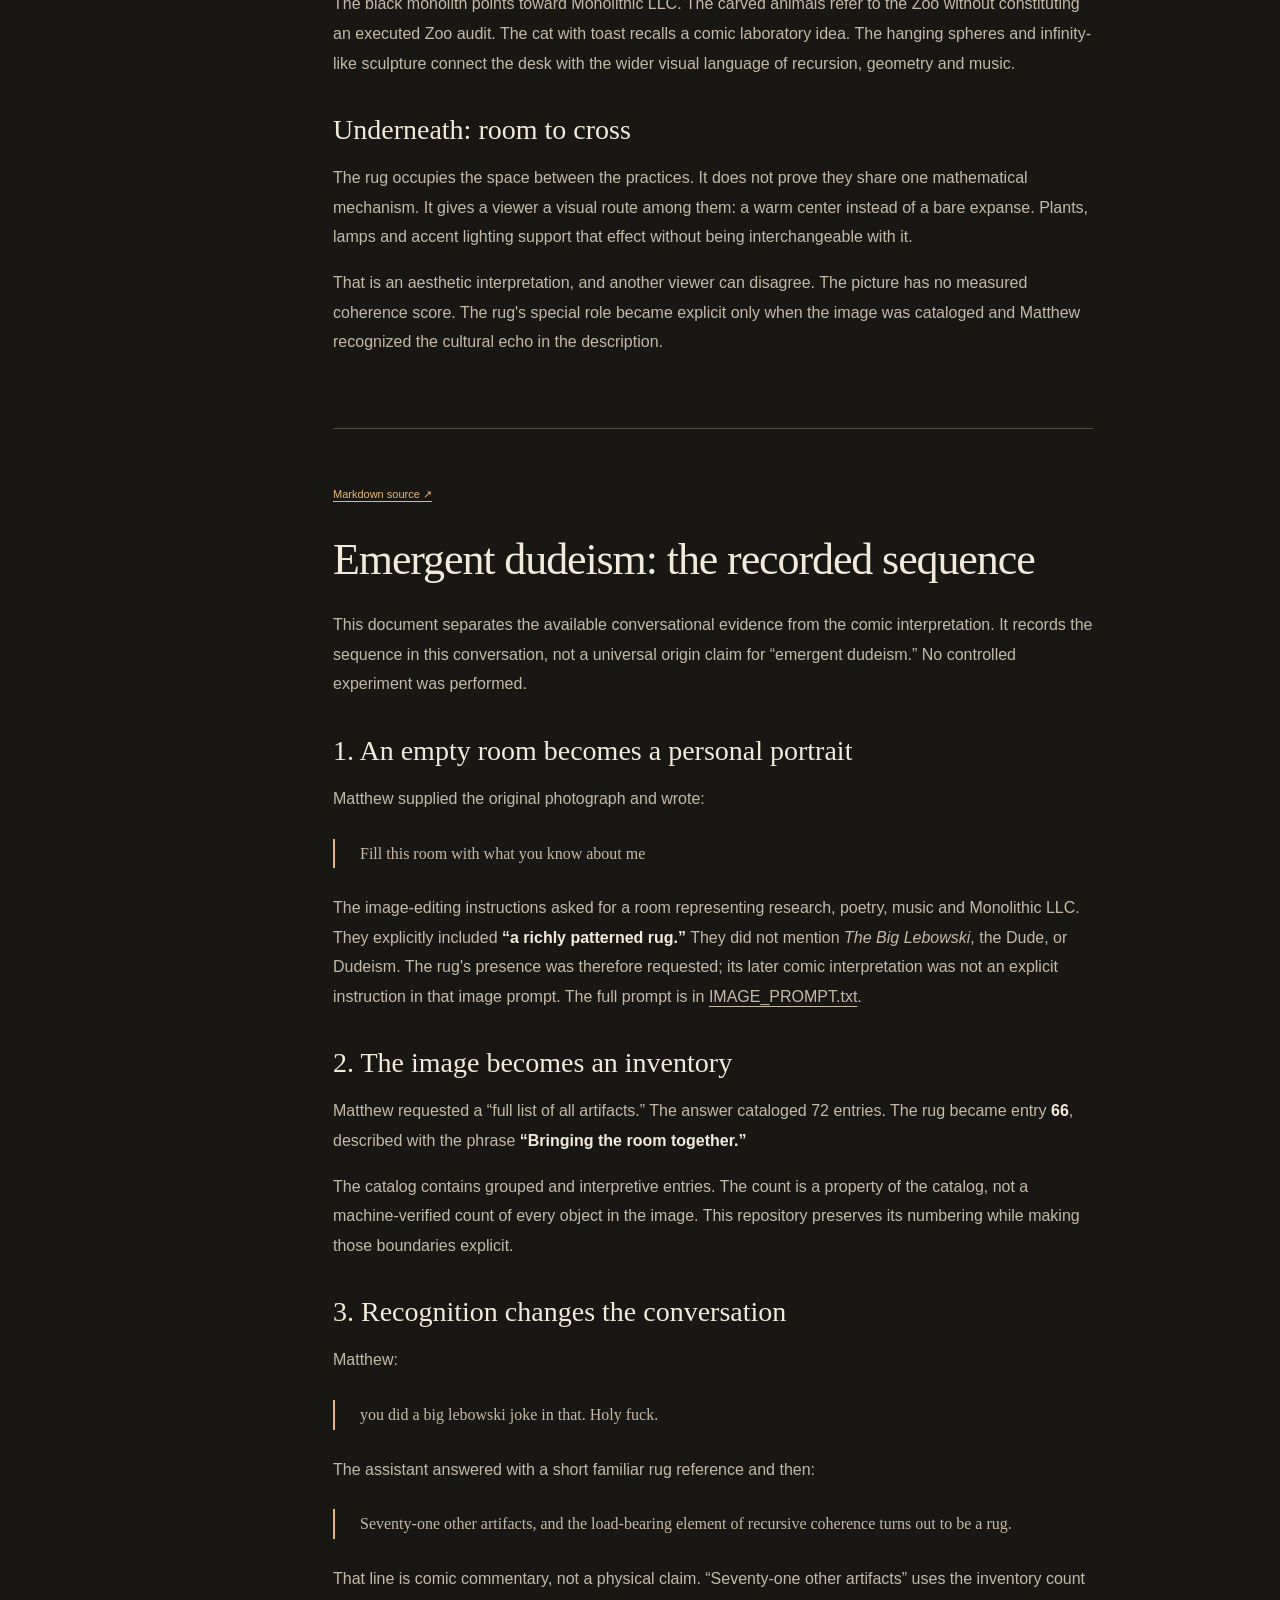
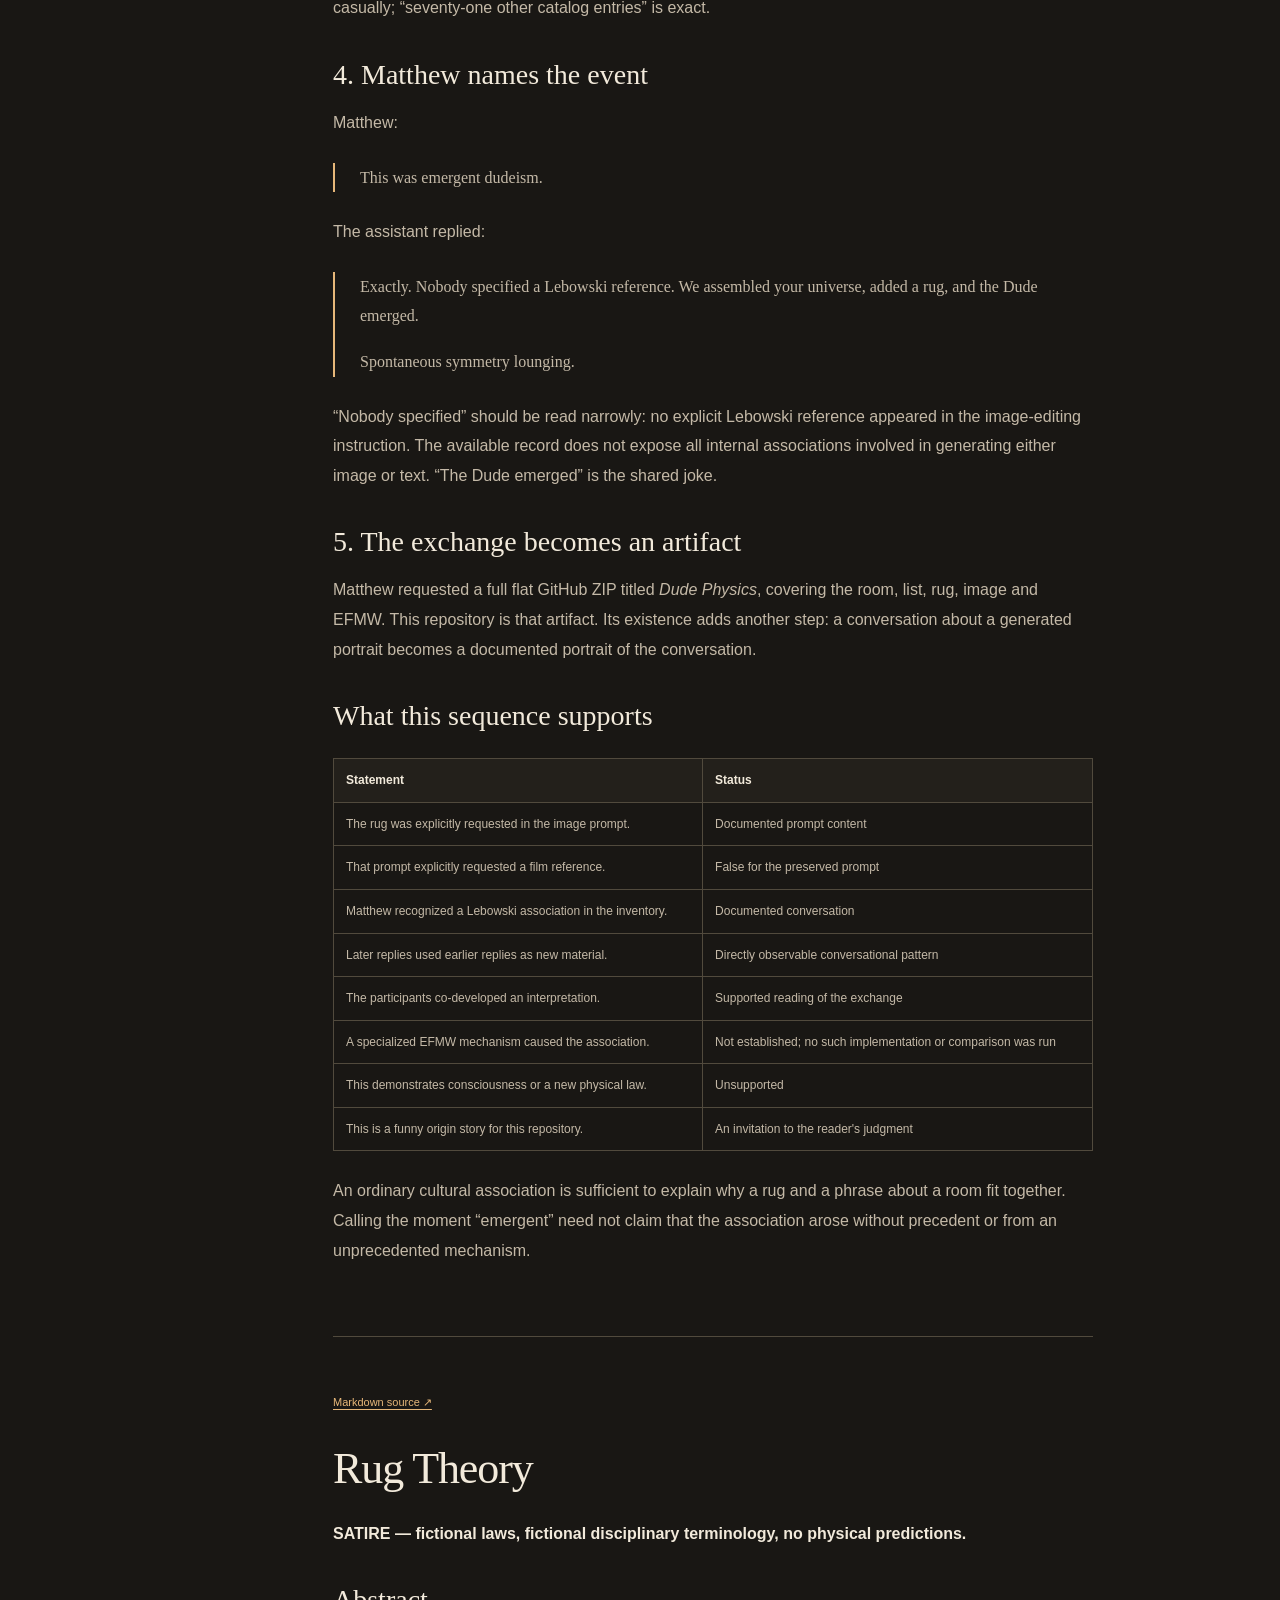
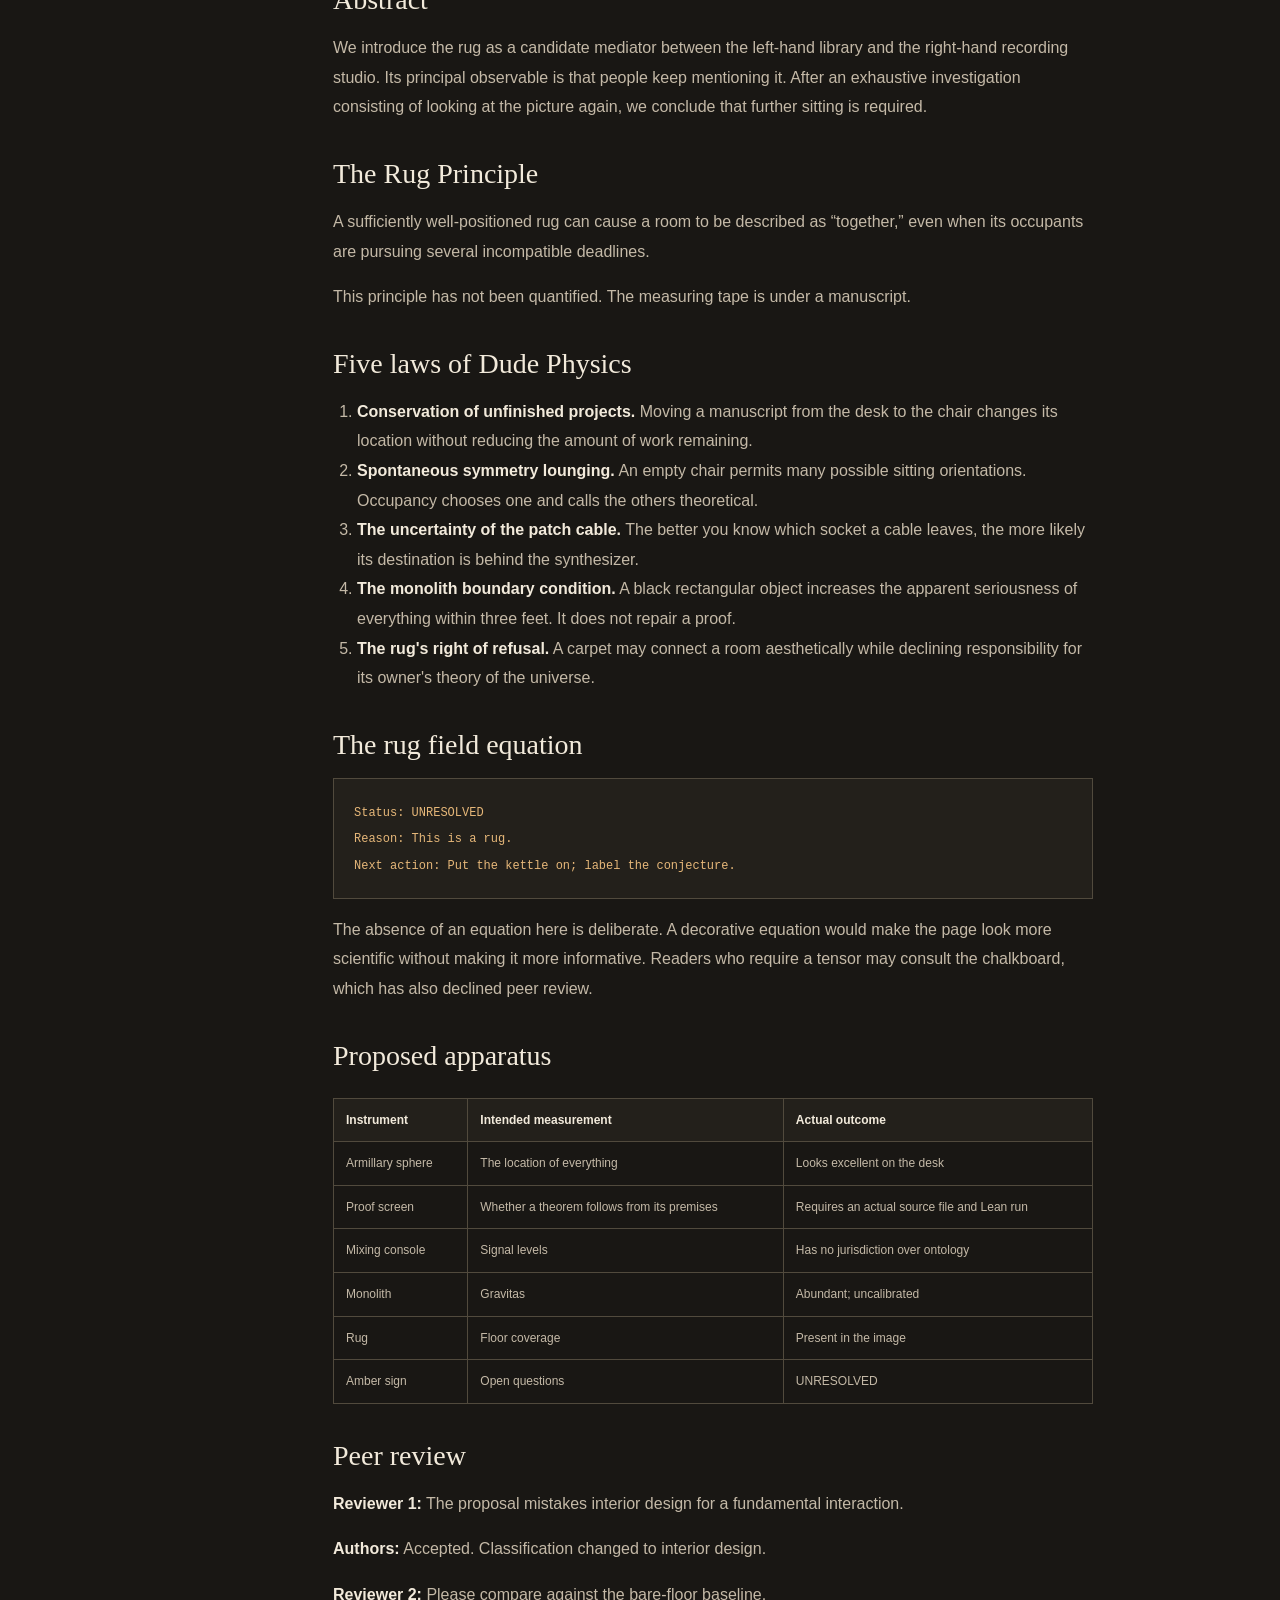
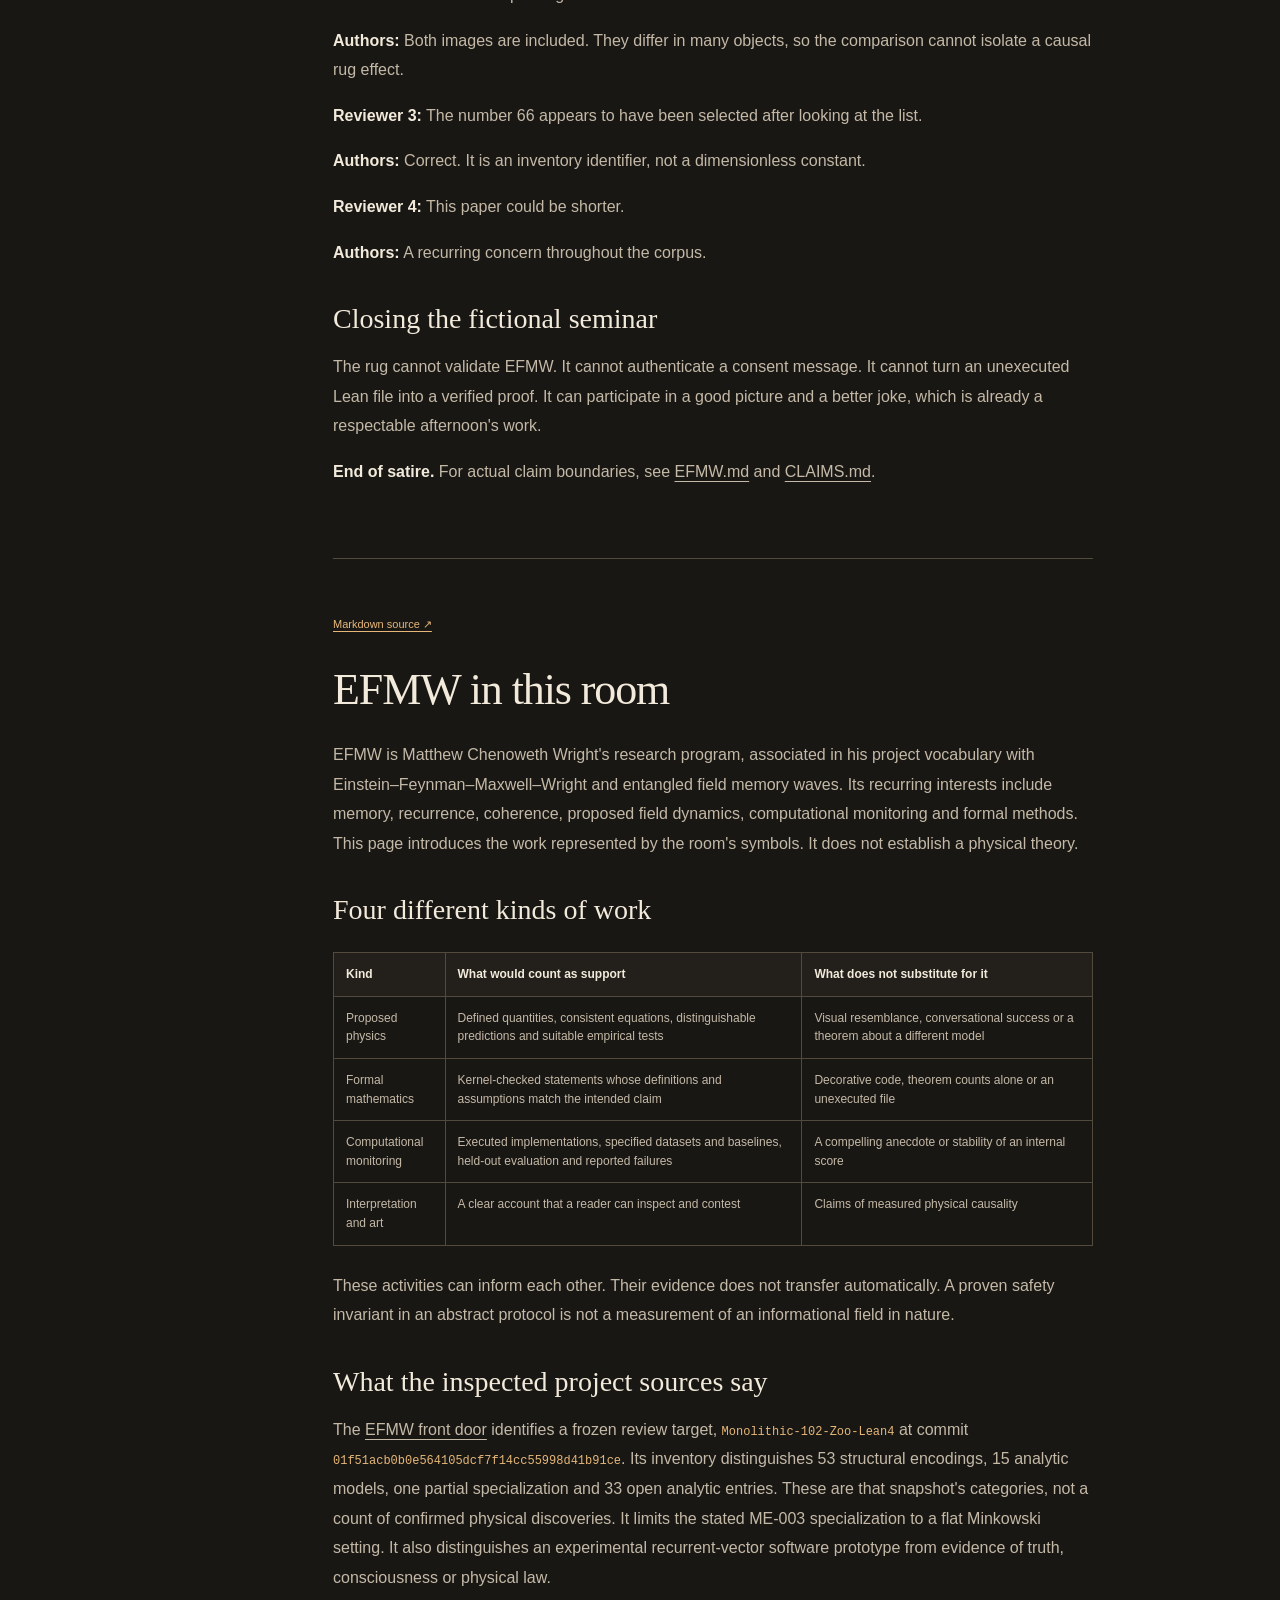
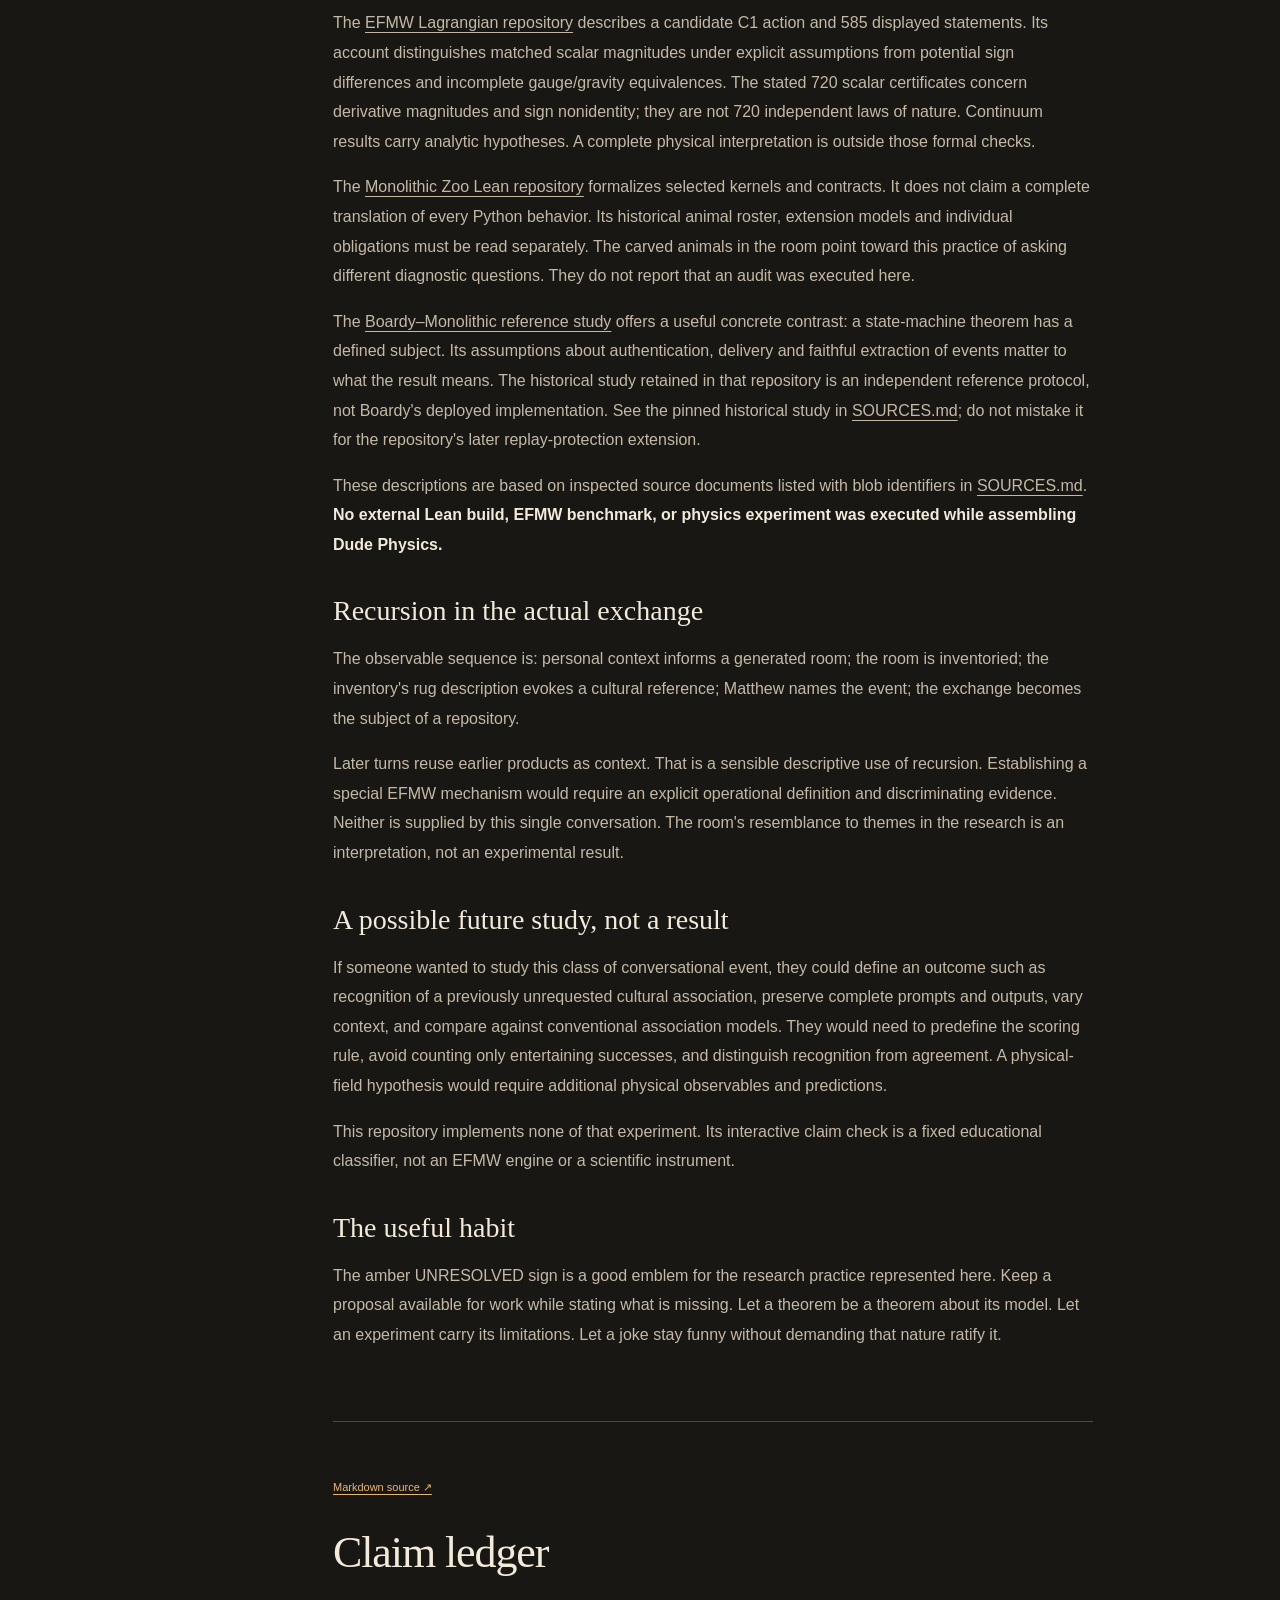
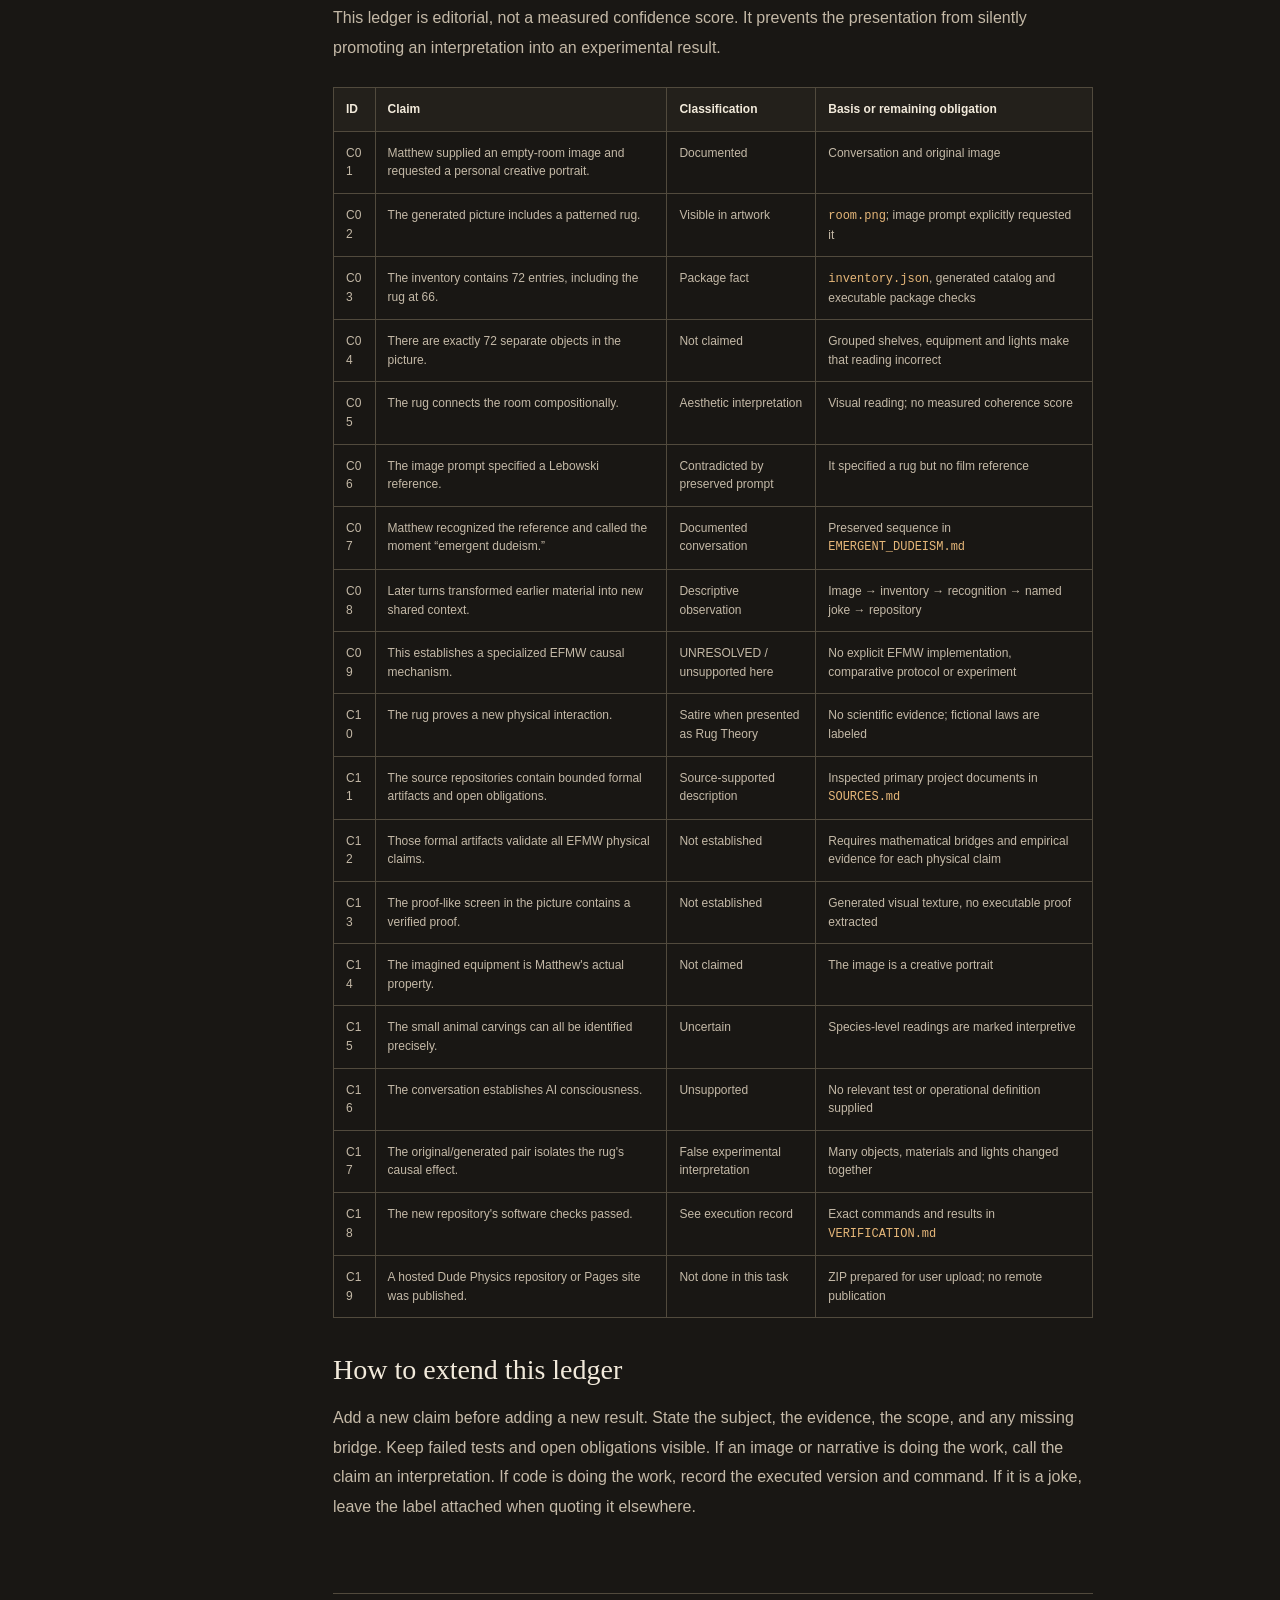
<file: reading.html>
<!doctype html>
<html lang="en"><head><meta charset="utf-8"><meta name="viewport" content="width=device-width, initial-scale=1"><title>The writing · Dude Physics</title><link rel="stylesheet" href="styles.css"></head>
<body><a class="skip" href="#chapters">Skip to the writing</a><header class="site-header"><a class="wordmark" href="index.html">DP<span> / field notes</span></a><nav aria-label="Main navigation"><a href="index.html">← Return to the room</a><a href="INVENTORY.md">72-entry catalog</a></nav></header>
<div class="reader-header wrap"><p class="eyebrow">Dude Physics / The complete writing</p><h1>A place to <em>read.</em></h1><p>Essays, evidence, satire. Keep the labels attached.</p></div>
<main class="reader-layout wrap"><nav class="contents" aria-label="Chapters"><a href="#essay">Dude Physics</a>
<a href="#the-room">The room</a>
<a href="#origin-story">Emergent dudeism</a>
<a href="#rug-theory">Rug Theory</a>
<a href="#efmw-guide">EFMW in this room</a>
<a href="#claims">The claim ledger</a>
<a href="#provenance">Provenance</a>
<a href="#sources">Primary sources</a>
<a href="#rights">Rights and attribution</a></nav><div id="chapters"><article class="chapter" id="essay"><p class="source-link"><a href="DUDE_PHYSICS.md">Markdown source ↗</a></p>
<h2>Dude Physics</h2>
<h3>A room, a list, a rug, and the problem of keeping everything together</h3>
<p><em>An essay for Matthew Chenoweth Wright. November 7, 2026. Written with AI assistance. The physical theory of the rug is satire; the conversation that produced it is the subject.</em></p>
<p>The room began with almost nothing in it. Pale walls, a gray floor, a low ceiling, and a rectangular interruption at the back. It could have been a gallery waiting for an exhibition or a studio between tenants. Matthew supplied the instruction that turned it into something more particular: <strong>“Fill this room with what you know about me.”</strong></p>
<p>That is a peculiar design brief. It asks for a portrait without requiring a face. A shelf has to do some of the work that an expression would ordinarily do. An instrument becomes a statement about how someone spends attention. An empty patch of floor becomes an argument about whether that person has any room left to move.</p>
<p>The image answered with a library, a recording studio, and a research workspace. Physics, Mathematics, and Poetry appeared together. Invisible Caterpillar Records acquired a wall. Monolithic acquired a small black monument. EFMW acquired binders, geometry, a spiral, and the suggestive glow of computation. The Zoo acquired little animals. The writer acquired a lamp.</p>
<p>And the floor acquired a rug.</p>
<h3>The collection and the person</h3>
<p>There are seventy-two entries in the inventory. There are considerably more than seventy-two imagined things. A shelf of books is one entry. Records are another. Counting the records individually would make a different list without making a different room.</p>
<p>This matters because the list is a reading of an image. It is not a customs declaration, a property appraisal, or an archaeological excavation of Matthew&#x27;s apartment. The objects represent practices he has shared: research, music, poetry, software, formal verification, irreverent writing. Some are plainly visible; some are grouped; some require interpretation. A small carved bird does not arrive with a species certificate. A screen full of proof-like text does not arrive with a successful Lean build.</p>
<p>Still, an imagined room can disclose something true about an aspiration. The image gives the musical work equal architectural dignity with the mathematical work. It leaves a comfortable chair near the books. It allows a joke to sit within reach of a serious desk. These are choices about how a life could feel when its parts are allowed to occupy the same space.</p>
<p>There is pleasure in that permission. The physicist need not eject the poet to get anything done. The musician need not pretend that the manuscripts belong to a different person. A room can hold several commitments without pretending they are interchangeable.</p>
<h3>The inventory starts talking back</h3>
<p>Matthew asked for the full list. The list named the objects, attached meanings, and reached entry 66: the large patterned rug, “Bringing the room together.”</p>
<p>Matthew caught the association immediately: “you did a big lebowski joke in that. Holy fuck.” The assistant leaned into it, describing the rug as the load-bearing element of recursive coherence. Matthew then supplied the name: <strong>“This was emergent dudeism.”</strong> The next turn supplied the mock technical term: <strong>“Spontaneous symmetry lounging.”</strong></p>
<p>The sequence is funny partly because the room was already crowded with things that advertised intellectual importance. There were tensors, cosmic filaments, proof screens, a monolith, and a whole research program. The phrase that made the portrait click belonged to the soft rectangle under the furniture.</p>
<p>The rug became a joke about the image, then about the inventory, then about the sort of explanation that might be tempted to turn all this into physics. Each reply took the preceding reply as material. The conversation acquired a small memory of itself.</p>
<p>We should describe that carefully. The image instructions explicitly requested a patterned rug. They did not explicitly request a Lebowski reference. The cultural association became overt in the subsequent exchange. We cannot inspect all the associations involved in image or text generation, and this single example does not establish a special causal mechanism. “Emergent dudeism” names what the participants noticed and developed together. It makes no claim to the first occurrence of those words anywhere.</p>
<p>The ordinary explanation—familiar language around a rug brought a familiar film to mind—is already good. An ordinary mechanism can produce a delightful particular moment.</p>
<h3>What the rug actually does</h3>
<p>In the composition, the rug gives the center a texture and a temperature. It takes a broad gray crossing and makes it part of the inhabited room. The eye can travel from the library to the studio without falling into an unclaimed strip of floor. Its pattern supplies repetition at a scale different from the books, the cables, and the spheres.</p>
<p>That is a visual judgment. A viewer may disagree. There is no instrument hidden in the picture that measures how much coherence a carpet adds.</p>
<p>The metaphor becomes interesting when we ask what holds projects together in practice. A shared title can do it. So can a repeatable procedure, a habit of writing down assumptions, or a person who remembers why the work mattered before the latest build failed. Sometimes the common element is simply the willingness to return to a question without erasing yesterday&#x27;s mistake.</p>
<p>The rug is a good emblem for that kind of connection because it supports passage. It does not require the instruments to become books or the books to become instruments. Its contribution is modest and useful. It makes moving between things easier.</p>
<p>Then, naturally, we ruin this sensible observation by declaring the Rug Principle and attempting to quantize the armchair. See <a href="#rug-theory">Rug Theory</a>. The warning label is part of the joke&#x27;s structural integrity.</p>
<h3>EFMW enters the room</h3>
<p>EFMW is Matthew&#x27;s research program. In its vocabulary, memory, recurrence, fields, and coherence recur across proposed physical models and computational experiments. Its public repositories contain different sorts of objects: candidate equations, executable prototypes, formal encodings, analytic obligations, explanatory essays, and research plans. These require different kinds of scrutiny.</p>
<p>A formal theorem can establish that a defined transition system preserves an invariant. It cannot, by that fact alone, establish that the transitions describe a deployed service, that a message was authentic, or that an equation governs nature. A simulation can report what its code did under specified parameters. It cannot silently supply the missing experiment that would connect its behavior with physical reality.</p>
<p>Those distinctions are especially relevant in a room whose symbolic furniture makes everything look beautifully related. A spiral on a screen, a coil in a synthesizer, and a looping conversation can resemble one another without sharing a physical law. We can enjoy the resemblance and still ask for the derivation.</p>
<p>The actual public EFMW front door makes bounded review possible by identifying frozen formal artifacts and open obligations. The Lagrangian work describes a candidate action and explicitly distinguishes matched scalar terms from incomplete gauge and gravity work. The Zoo gives selected computational contracts formal representations. These are more useful points of entry than the glow of a generated chalkboard. <a href="#efmw-guide">The companion guide</a> records the sources and limits.</p>
<p>The proposed physics remains a research question. The room is a portrait of someone pursuing that question, among other pursuits.</p>
<h3>Recursion with an exit</h3>
<p>There is a simple recursive pattern in the exchange. Context informed an image. The image became the subject of a list. The list supplied a phrase. The phrase acquired a cultural interpretation. That interpretation became part of the shared context and then the subject of this repository.</p>
<p>This is recursion in the broad conversational sense: later steps revisit and transform earlier material. It does not establish that the exchange ran an EFMW algorithm. No explicit EFMW implementation, ablation, randomized comparison, or field measurement accompanied the conversation.</p>
<p>The distinction gives us something better than a victory lap. It gives us a researchable question, if we ever want one: what context changes the probability that participants recognize and sustain a shared association? To study that, we would need declared outcomes, varied prompts, comparison conditions, and results that include failures. This archive supplies one example from which to formulate such a question. It supplies no answer to that proposed experiment.</p>
<p>For the present purpose, a successful joke is enough. It ends when it has landed. It does not need an infinite series of self-confirming interpretations to keep it alive.</p>
<h3>The amber sign</h3>
<p>One object in the room reads <strong>UNRESOLVED</strong>. It sits near the work that looks most scientific.</p>
<p>This is an unusually good piece of imaginary furniture. It gives uncertainty a location that is neither a wastebasket nor a throne. An unresolved claim can remain on the desk. Someone can work on it tomorrow. In the meantime, the room still contains music, poems, shelves, and a place to sit.</p>
<p>The same courtesy applies to the joke. Its cultural ancestry does not diminish the moment. Its spontaneity does not demonstrate a new theory. Its connection to Matthew&#x27;s work is meaningful because it grew from the material of that work and from his recognition of it.</p>
<p>The framed journal motto expresses the resulting etiquette more efficiently than a philosophy department could be expected to tolerate: <strong>“All bullshit is welcome. Unlabeled bullshit is not.”</strong></p>
<p>That permits a full repository named <em>Dude Physics</em>. It permits mock laws, imaginary observatories, and an unreasonable amount of attention to item 66. It also requires that the labels survive the laughter.</p>
<h3>Occupancy</h3>
<p>The original room remains in the package. It is important to be able to return to it: the same perspective, the same partition, the same initial invitation. The generated room remains beside it. The inventory records a reading rather than pretending to exhaust the image. The transcript records the joke rather than inventing an earlier intention for it.</p>
<p>The final object is a small archive of collaborative meaning-making. A user asked for a portrait in things. A picture offered enough connections to invite a story. A list made one connection conspicuous. The user recognized it and gave the event a name.</p>
<p>The Dude emerged in the telling. The rug stayed where it was.</p>
<p>There is work on the desk. There is music on the right. There is a chair by the books. For once, the open problem can wait long enough for someone to sit down.</p>
</article>
<article class="chapter" id="the-room"><p class="source-link"><a href="THE_ROOM.md">Markdown source ↗</a></p>
<h2>The room before the rug became a theory</h2>
<p>The source image is an almost empty rectangular room: pale walls, a low ceiling, a gray floor, and a partition near the back with a passage to its left. Matthew asked: “Fill this room with what you know about me.” The response treated the room as a canvas for an intellectual and creative life, not as a photograph of his home.</p>
<p>The generated image retains the broad perspective and rear partition while filling the space with three related practices. Its crowded shelves and warm lights are design choices. They are not evidence of actual possessions, wealth, equipment ownership, or a particular floor plan in Matthew&#x27;s life.</p>
<h3>To the left: writing things down</h3>
<p>The library holds EFMW binders, geometry and topology volumes, and a chalkboard of geometric figures and equation-like marks. In the foreground are manuscripts, an open notebook, a fountain pen, a steaming mug and a stained-glass lamp. The three plainly titled books—Physics, Mathematics and Poetry—make the intended relationship unusually direct. One person moves among these subjects.</p>
<p>A burgundy chair, cushion, throw and side table make this a room in which reading could take time. The ladder gives the shelves scale. The framed journal motto allows irreverence without granting false claims immunity from criticism.</p>
<h3>To the right: making things sound</h3>
<p>The Invisible Caterpillar Records sign sits above rows of record sleeves. Below it are audio displays, speakers, a mixing console, headphones, a turntable, patch-cabled synthesis equipment, a keyboard and an electric guitar. A translucent caterpillar provides a small material pun.</p>
<p>The album covers are invented representations, not verified copies of releases. The instruments express Matthew&#x27;s work as a musician; they are not a stocktaking of equipment he owns. What matters compositionally is that the musical work gets as much room as the mathematical work.</p>
<h3>At the back: checking things</h3>
<p>The computing desk faces a cosmic illustration and two screens. One suggests proof code; the other shows a spiral field. Neither screen is a scientific result. Beside them, the amber UNRESOLVED sign is perfectly legible. That is the most useful scientific statement the image can actually make.</p>
<p>The black monolith points toward Monolithic LLC. The carved animals refer to the Zoo without constituting an executed Zoo audit. The cat with toast recalls a comic laboratory idea. The hanging spheres and infinity-like sculpture connect the desk with the wider visual language of recursion, geometry and music.</p>
<h3>Underneath: room to cross</h3>
<p>The rug occupies the space between the practices. It does not prove they share one mathematical mechanism. It gives a viewer a visual route among them: a warm center instead of a bare expanse. Plants, lamps and accent lighting support that effect without being interchangeable with it.</p>
<p>That is an aesthetic interpretation, and another viewer can disagree. The picture has no measured coherence score. The rug&#x27;s special role became explicit only when the image was cataloged and Matthew recognized the cultural echo in the description.</p>
</article>
<article class="chapter" id="origin-story"><p class="source-link"><a href="EMERGENT_DUDEISM.md">Markdown source ↗</a></p>
<h2>Emergent dudeism: the recorded sequence</h2>
<p>This document separates the available conversational evidence from the comic interpretation. It records the sequence in this conversation, not a universal origin claim for “emergent dudeism.” No controlled experiment was performed.</p>
<h3>1. An empty room becomes a personal portrait</h3>
<p>Matthew supplied the original photograph and wrote:</p>
<blockquote><p>Fill this room with what you know about me</p></blockquote>
<p>The image-editing instructions asked for a room representing research, poetry, music and Monolithic LLC. They explicitly included <strong>“a richly patterned rug.”</strong> They did not mention <em>The Big Lebowski</em>, the Dude, or Dudeism. The rug&#x27;s presence was therefore requested; its later comic interpretation was not an explicit instruction in that image prompt. The full prompt is in <a href="IMAGE_PROMPT.txt">IMAGE_PROMPT.txt</a>.</p>
<h3>2. The image becomes an inventory</h3>
<p>Matthew requested a “full list of all artifacts.” The answer cataloged 72 entries. The rug became entry <strong>66</strong>, described with the phrase <strong>“Bringing the room together.”</strong></p>
<p>The catalog contains grouped and interpretive entries. The count is a property of the catalog, not a machine-verified count of every object in the image. This repository preserves its numbering while making those boundaries explicit.</p>
<h3>3. Recognition changes the conversation</h3>
<p>Matthew:</p>
<blockquote><p>you did a big lebowski joke in that. Holy fuck.</p></blockquote>
<p>The assistant answered with a short familiar rug reference and then:</p>
<blockquote><p>Seventy-one other artifacts, and the load-bearing element of recursive coherence turns out to be a rug.</p></blockquote>
<p>That line is comic commentary, not a physical claim. “Seventy-one other artifacts” uses the inventory count casually; “seventy-one other catalog entries” is exact.</p>
<h3>4. Matthew names the event</h3>
<p>Matthew:</p>
<blockquote><p>This was emergent dudeism.</p></blockquote>
<p>The assistant replied:</p>
<blockquote><p>Exactly. Nobody specified a Lebowski reference. We assembled your universe, added a rug, and the Dude emerged.</p>
<p>Spontaneous symmetry lounging.</p></blockquote>
<p>“Nobody specified” should be read narrowly: no explicit Lebowski reference appeared in the image-editing instruction. The available record does not expose all internal associations involved in generating either image or text. “The Dude emerged” is the shared joke.</p>
<h3>5. The exchange becomes an artifact</h3>
<p>Matthew requested a full flat GitHub ZIP titled <em>Dude Physics</em>, covering the room, list, rug, image and EFMW. This repository is that artifact. Its existence adds another step: a conversation about a generated portrait becomes a documented portrait of the conversation.</p>
<h3>What this sequence supports</h3>
<table><thead><tr><th scope="col">Statement</th><th scope="col">Status</th></tr></thead><tbody>
<tr><td>The rug was explicitly requested in the image prompt.</td><td>Documented prompt content</td></tr>
<tr><td>That prompt explicitly requested a film reference.</td><td>False for the preserved prompt</td></tr>
<tr><td>Matthew recognized a Lebowski association in the inventory.</td><td>Documented conversation</td></tr>
<tr><td>Later replies used earlier replies as new material.</td><td>Directly observable conversational pattern</td></tr>
<tr><td>The participants co-developed an interpretation.</td><td>Supported reading of the exchange</td></tr>
<tr><td>A specialized EFMW mechanism caused the association.</td><td>Not established; no such implementation or comparison was run</td></tr>
<tr><td>This demonstrates consciousness or a new physical law.</td><td>Unsupported</td></tr>
<tr><td>This is a funny origin story for this repository.</td><td>An invitation to the reader&#x27;s judgment</td></tr>
</tbody></table>
<p>An ordinary cultural association is sufficient to explain why a rug and a phrase about a room fit together. Calling the moment “emergent” need not claim that the association arose without precedent or from an unprecedented mechanism.</p>
</article>
<article class="chapter" id="rug-theory"><p class="source-link"><a href="RUG_THEORY.md">Markdown source ↗</a></p>
<h2>Rug Theory</h2>
<p><strong>SATIRE — fictional laws, fictional disciplinary terminology, no physical predictions.</strong></p>
<h3>Abstract</h3>
<p>We introduce the rug as a candidate mediator between the left-hand library and the right-hand recording studio. Its principal observable is that people keep mentioning it. After an exhaustive investigation consisting of looking at the picture again, we conclude that further sitting is required.</p>
<h3>The Rug Principle</h3>
<p>A sufficiently well-positioned rug can cause a room to be described as “together,” even when its occupants are pursuing several incompatible deadlines.</p>
<p>This principle has not been quantified. The measuring tape is under a manuscript.</p>
<h3>Five laws of Dude Physics</h3>
<ol>
<li><strong>Conservation of unfinished projects.</strong> Moving a manuscript from the desk to the chair changes its location without reducing the amount of work remaining.</li>
<li><strong>Spontaneous symmetry lounging.</strong> An empty chair permits many possible sitting orientations. Occupancy chooses one and calls the others theoretical.</li>
<li><strong>The uncertainty of the patch cable.</strong> The better you know which socket a cable leaves, the more likely its destination is behind the synthesizer.</li>
<li><strong>The monolith boundary condition.</strong> A black rectangular object increases the apparent seriousness of everything within three feet. It does not repair a proof.</li>
<li><strong>The rug&#x27;s right of refusal.</strong> A carpet may connect a room aesthetically while declining responsibility for its owner&#x27;s theory of the universe.</li>
</ol>
<h3>The rug field equation</h3>
<pre><code>Status: UNRESOLVED
Reason: This is a rug.
Next action: Put the kettle on; label the conjecture.</code></pre>
<p>The absence of an equation here is deliberate. A decorative equation would make the page look more scientific without making it more informative. Readers who require a tensor may consult the chalkboard, which has also declined peer review.</p>
<h3>Proposed apparatus</h3>
<table><thead><tr><th scope="col">Instrument</th><th scope="col">Intended measurement</th><th scope="col">Actual outcome</th></tr></thead><tbody>
<tr><td>Armillary sphere</td><td>The location of everything</td><td>Looks excellent on the desk</td></tr>
<tr><td>Proof screen</td><td>Whether a theorem follows from its premises</td><td>Requires an actual source file and Lean run</td></tr>
<tr><td>Mixing console</td><td>Signal levels</td><td>Has no jurisdiction over ontology</td></tr>
<tr><td>Monolith</td><td>Gravitas</td><td>Abundant; uncalibrated</td></tr>
<tr><td>Rug</td><td>Floor coverage</td><td>Present in the image</td></tr>
<tr><td>Amber sign</td><td>Open questions</td><td>UNRESOLVED</td></tr>
</tbody></table>
<h3>Peer review</h3>
<p><strong>Reviewer 1:</strong> The proposal mistakes interior design for a fundamental interaction.</p>
<p><strong>Authors:</strong> Accepted. Classification changed to interior design.</p>
<p><strong>Reviewer 2:</strong> Please compare against the bare-floor baseline.</p>
<p><strong>Authors:</strong> Both images are included. They differ in many objects, so the comparison cannot isolate a causal rug effect.</p>
<p><strong>Reviewer 3:</strong> The number 66 appears to have been selected after looking at the list.</p>
<p><strong>Authors:</strong> Correct. It is an inventory identifier, not a dimensionless constant.</p>
<p><strong>Reviewer 4:</strong> This paper could be shorter.</p>
<p><strong>Authors:</strong> A recurring concern throughout the corpus.</p>
<h3>Closing the fictional seminar</h3>
<p>The rug cannot validate EFMW. It cannot authenticate a consent message. It cannot turn an unexecuted Lean file into a verified proof. It can participate in a good picture and a better joke, which is already a respectable afternoon&#x27;s work.</p>
<p><strong>End of satire.</strong> For actual claim boundaries, see <a href="#efmw-guide">EFMW.md</a> and <a href="#claims">CLAIMS.md</a>.</p>
</article>
<article class="chapter" id="efmw-guide"><p class="source-link"><a href="EFMW.md">Markdown source ↗</a></p>
<h2>EFMW in this room</h2>
<p>EFMW is Matthew Chenoweth Wright&#x27;s research program, associated in his project vocabulary with Einstein–Feynman–Maxwell–Wright and entangled field memory waves. Its recurring interests include memory, recurrence, coherence, proposed field dynamics, computational monitoring and formal methods. This page introduces the work represented by the room&#x27;s symbols. It does not establish a physical theory.</p>
<h3>Four different kinds of work</h3>
<table><thead><tr><th scope="col">Kind</th><th scope="col">What would count as support</th><th scope="col">What does not substitute for it</th></tr></thead><tbody>
<tr><td>Proposed physics</td><td>Defined quantities, consistent equations, distinguishable predictions and suitable empirical tests</td><td>Visual resemblance, conversational success or a theorem about a different model</td></tr>
<tr><td>Formal mathematics</td><td>Kernel-checked statements whose definitions and assumptions match the intended claim</td><td>Decorative code, theorem counts alone or an unexecuted file</td></tr>
<tr><td>Computational monitoring</td><td>Executed implementations, specified datasets and baselines, held-out evaluation and reported failures</td><td>A compelling anecdote or stability of an internal score</td></tr>
<tr><td>Interpretation and art</td><td>A clear account that a reader can inspect and contest</td><td>Claims of measured physical causality</td></tr>
</tbody></table>
<p>These activities can inform each other. Their evidence does not transfer automatically. A proven safety invariant in an abstract protocol is not a measurement of an informational field in nature.</p>
<h3>What the inspected project sources say</h3>
<p>The <a href="https://github.com/enuminous/EFMW">EFMW front door</a> identifies a frozen review target, <code>Monolithic-102-Zoo-Lean4</code> at commit <code>01f51acb0b0e564105dcf7f14cc55998d41b91ce</code>. Its inventory distinguishes 53 structural encodings, 15 analytic models, one partial specialization and 33 open analytic entries. These are that snapshot&#x27;s categories, not a count of confirmed physical discoveries. It limits the stated ME-003 specialization to a flat Minkowski setting. It also distinguishes an experimental recurrent-vector software prototype from evidence of truth, consciousness or physical law.</p>
<p>The <a href="https://github.com/enuminous/EFMW-Lagrangian">EFMW Lagrangian repository</a> describes a candidate C1 action and 585 displayed statements. Its account distinguishes matched scalar magnitudes under explicit assumptions from potential sign differences and incomplete gauge/gravity equivalences. The stated 720 scalar certificates concern derivative magnitudes and sign nonidentity; they are not 720 independent laws of nature. Continuum results carry analytic hypotheses. A complete physical interpretation is outside those formal checks.</p>
<p>The <a href="https://github.com/enuminous/Monolithic-Zoo-Lean4">Monolithic Zoo Lean repository</a> formalizes selected kernels and contracts. It does not claim a complete translation of every Python behavior. Its historical animal roster, extension models and individual obligations must be read separately. The carved animals in the room point toward this practice of asking different diagnostic questions. They do not report that an audit was executed here.</p>
<p>The <a href="https://github.com/enuminous/Boardy-Monolithic-Lean4-Zoo">Boardy–Monolithic reference study</a> offers a useful concrete contrast: a state-machine theorem has a defined subject. Its assumptions about authentication, delivery and faithful extraction of events matter to what the result means. The historical study retained in that repository is an independent reference protocol, not Boardy&#x27;s deployed implementation. See the pinned historical study in <a href="#sources">SOURCES.md</a>; do not mistake it for the repository&#x27;s later replay-protection extension.</p>
<p>These descriptions are based on inspected source documents listed with blob identifiers in <a href="#sources">SOURCES.md</a>. <strong>No external Lean build, EFMW benchmark, or physics experiment was executed while assembling Dude Physics.</strong></p>
<h3>Recursion in the actual exchange</h3>
<p>The observable sequence is: personal context informs a generated room; the room is inventoried; the inventory&#x27;s rug description evokes a cultural reference; Matthew names the event; the exchange becomes the subject of a repository.</p>
<p>Later turns reuse earlier products as context. That is a sensible descriptive use of recursion. Establishing a special EFMW mechanism would require an explicit operational definition and discriminating evidence. Neither is supplied by this single conversation. The room&#x27;s resemblance to themes in the research is an interpretation, not an experimental result.</p>
<h3>A possible future study, not a result</h3>
<p>If someone wanted to study this class of conversational event, they could define an outcome such as recognition of a previously unrequested cultural association, preserve complete prompts and outputs, vary context, and compare against conventional association models. They would need to predefine the scoring rule, avoid counting only entertaining successes, and distinguish recognition from agreement. A physical-field hypothesis would require additional physical observables and predictions.</p>
<p>This repository implements none of that experiment. Its interactive claim check is a fixed educational classifier, not an EFMW engine or a scientific instrument.</p>
<h3>The useful habit</h3>
<p>The amber UNRESOLVED sign is a good emblem for the research practice represented here. Keep a proposal available for work while stating what is missing. Let a theorem be a theorem about its model. Let an experiment carry its limitations. Let a joke stay funny without demanding that nature ratify it.</p>
</article>
<article class="chapter" id="claims"><p class="source-link"><a href="CLAIMS.md">Markdown source ↗</a></p>
<h2>Claim ledger</h2>
<p>This ledger is editorial, not a measured confidence score. It prevents the presentation from silently promoting an interpretation into an experimental result.</p>
<table><thead><tr><th scope="col">ID</th><th scope="col">Claim</th><th scope="col">Classification</th><th scope="col">Basis or remaining obligation</th></tr></thead><tbody>
<tr><td>C01</td><td>Matthew supplied an empty-room image and requested a personal creative portrait.</td><td>Documented</td><td>Conversation and original image</td></tr>
<tr><td>C02</td><td>The generated picture includes a patterned rug.</td><td>Visible in artwork</td><td><code>room.png</code>; image prompt explicitly requested it</td></tr>
<tr><td>C03</td><td>The inventory contains 72 entries, including the rug at 66.</td><td>Package fact</td><td><code>inventory.json</code>, generated catalog and executable package checks</td></tr>
<tr><td>C04</td><td>There are exactly 72 separate objects in the picture.</td><td>Not claimed</td><td>Grouped shelves, equipment and lights make that reading incorrect</td></tr>
<tr><td>C05</td><td>The rug connects the room compositionally.</td><td>Aesthetic interpretation</td><td>Visual reading; no measured coherence score</td></tr>
<tr><td>C06</td><td>The image prompt specified a Lebowski reference.</td><td>Contradicted by preserved prompt</td><td>It specified a rug but no film reference</td></tr>
<tr><td>C07</td><td>Matthew recognized the reference and called the moment “emergent dudeism.”</td><td>Documented conversation</td><td>Preserved sequence in <code>EMERGENT_DUDEISM.md</code></td></tr>
<tr><td>C08</td><td>Later turns transformed earlier material into new shared context.</td><td>Descriptive observation</td><td>Image → inventory → recognition → named joke → repository</td></tr>
<tr><td>C09</td><td>This establishes a specialized EFMW causal mechanism.</td><td>UNRESOLVED / unsupported here</td><td>No explicit EFMW implementation, comparative protocol or experiment</td></tr>
<tr><td>C10</td><td>The rug proves a new physical interaction.</td><td>Satire when presented as Rug Theory</td><td>No scientific evidence; fictional laws are labeled</td></tr>
<tr><td>C11</td><td>The source repositories contain bounded formal artifacts and open obligations.</td><td>Source-supported description</td><td>Inspected primary project documents in <code>SOURCES.md</code></td></tr>
<tr><td>C12</td><td>Those formal artifacts validate all EFMW physical claims.</td><td>Not established</td><td>Requires mathematical bridges and empirical evidence for each physical claim</td></tr>
<tr><td>C13</td><td>The proof-like screen in the picture contains a verified proof.</td><td>Not established</td><td>Generated visual texture, no executable proof extracted</td></tr>
<tr><td>C14</td><td>The imagined equipment is Matthew&#x27;s actual property.</td><td>Not claimed</td><td>The image is a creative portrait</td></tr>
<tr><td>C15</td><td>The small animal carvings can all be identified precisely.</td><td>Uncertain</td><td>Species-level readings are marked interpretive</td></tr>
<tr><td>C16</td><td>The conversation establishes AI consciousness.</td><td>Unsupported</td><td>No relevant test or operational definition supplied</td></tr>
<tr><td>C17</td><td>The original/generated pair isolates the rug&#x27;s causal effect.</td><td>False experimental interpretation</td><td>Many objects, materials and lights changed together</td></tr>
<tr><td>C18</td><td>The new repository&#x27;s software checks passed.</td><td>See execution record</td><td>Exact commands and results in <code>VERIFICATION.md</code></td></tr>
<tr><td>C19</td><td>A hosted Dude Physics repository or Pages site was published.</td><td>Not done in this task</td><td>ZIP prepared for user upload; no remote publication</td></tr>
</tbody></table>
<h3>How to extend this ledger</h3>
<p>Add a new claim before adding a new result. State the subject, the evidence, the scope, and any missing bridge. Keep failed tests and open obligations visible. If an image or narrative is doing the work, call the claim an interpretation. If code is doing the work, record the executed version and command. If it is a joke, leave the label attached when quoting it elsewhere.</p>
</article>
<article class="chapter" id="provenance"><p class="source-link"><a href="PROVENANCE.md">Markdown source ↗</a></p>
<h2>Provenance</h2>
<p>Prepared on <strong>2026-11-07</strong> for Matthew Chenoweth Wright at his request. This is an AI-assisted repository about an AI-generated image and the human–assistant exchange around it. It is not a transcript of an independent research study.</p>
<h3>Images</h3>
<table><thead><tr><th scope="col">File</th><th scope="col">Origin</th><th scope="col">Treatment in this package</th></tr></thead><tbody>
<tr><td><code>room-original.jpeg</code></td><td>Empty-room image uploaded by Matthew in this conversation</td><td>Original supplied bytes, copied unchanged</td></tr>
<tr><td><code>room.png</code></td><td>Image generated by editing that supplied room according to a personalized prompt</td><td>Generated bytes copied unchanged; no new image generation or pixel editing for this ZIP</td></tr>
</tbody></table>
<p>The original photograph&#x27;s creator and reuse license were not supplied. The image files are included for the requested repository package. This is not a statement that all underlying rights have been independently cleared. See <a href="#rights">LICENSE_NOTICE.md</a>.</p>
<p><a href="IMAGE_PROMPT.txt">IMAGE_PROMPT.txt</a> preserves the editing instruction. It requested a patterned rug, three connected work areas, a clear central path, warm lighting, scientific and musical references, and no people. It did not request a Lebowski reference. Image generation need not satisfy every detail of a prompt exactly. The supplied images, rather than the prompt, are authoritative about visible pixels.</p>
<p>The website&#x27;s original/generated switch is a presentation control. It does not modify either file. The two images differ in many respects and cannot serve as a controlled rug-only intervention.</p>
<h3>Catalog</h3>
<p>The source is the 72-entry inventory produced in the conversation after the image. <code>inventory.json</code> preserves its identifiers and subjects. Descriptions have been edited for standalone clarity and to mark grouped objects and uncertain readings. <code>INVENTORY.md</code> and <code>inventory.js</code> are generated from that JSON.</p>
<ul>
<li><strong>visible</strong>: a direct visual reading at ordinary image scale; not a claim of real-world ownership.</li>
<li><strong>grouped</strong>: several visible things occupy one catalog entry.</li>
<li><strong>interpretive</strong>: identity or significance involves a more uncertain reading.</li>
</ul>
<p>These tags are editorial annotations. No object detector or species classifier was run. “Full inventory” means the full prior list, not guaranteed exhaustive segmentation of every pixel or object in the scene.</p>
<h3>Text and authorship</h3>
<p>Matthew supplied the prompt to personalize the room, recognized the film association, called the exchange “emergent dudeism,” and requested this project under the title <em>Dude Physics</em>. The assistant generated the image instruction, inventory, responses and this repository&#x27;s prose and code. Matthew has not been represented as having reviewed or endorsed every new sentence in this ZIP.</p>
<p>The origin account quotes the available exchange. The essays are newly written interpretations. The mock laws and fictional peer reviews are clearly labeled satire. The project does not claim priority for a phrase beyond its use here.</p>
<p>The personal portrait focuses on Matthew&#x27;s creative and research work. It is not a biography, private correspondence dump, equipment list or financial statement. The generated albums and screens are not authenticated source documents.</p>
<h3>Integrity and source history</h3>
<p><code>source-manifest.json</code> records image SHA-256 hashes and the inspected primary-source blob identifiers. <code>SHA256SUMS</code> records all distributable files other than itself. Neither hash file verifies the truth of a claim or the rights to an image; hashes help detect changes to bytes.</p>
<p>The external READMEs were inspected during preparation. Their Lean builds and benchmarks were not rerun. Local package validation is reported separately in <a href="VERIFICATION.md">VERIFICATION.md</a>.</p>
</article>
<article class="chapter" id="sources"><p class="source-link"><a href="SOURCES.md">Markdown source ↗</a></p>
<h2>Primary sources and inspection record</h2>
<p>Inspected <strong>2026-11-07</strong> through the connected GitHub source reader. These are project-authored descriptions, not independent empirical validation. Blob hashes identify the inspected file contents; a blob hash is not a repository commit. Links to default branches may change after this inspection.</p>
<table><thead><tr><th scope="col">Source</th><th scope="col">Inspected file</th><th scope="col">Git blob SHA</th></tr></thead><tbody>
<tr><td><a href="https://github.com/enuminous/EFMW/blob/main/README.md">EFMW</a></td><td><code>README.md</code></td><td><code>0dfe70d7974d930462ea44cd94d3cedebc228e6e</code></td></tr>
<tr><td><a href="https://github.com/enuminous/EFMW-Lagrangian/blob/main/README.md">EFMW Lagrangian</a></td><td><code>README.md</code></td><td><code>243ab3403603a175f526748b10004b900bd4cb9a</code></td></tr>
<tr><td><a href="https://github.com/enuminous/Monolithic-Zoo-Lean4/blob/main/README.md">Monolithic Zoo Lean4</a></td><td><code>README.md</code></td><td><code>b7a891d417ad7d79043f9f6e61c9aec596bc2c48</code></td></tr>
<tr><td><a href="https://github.com/enuminous/Boardy-Monolithic-Lean4-Zoo/blob/f12fcbe20c772063cb84f764473199a2d83e9414/study/STUDY.md">Boardy–Monolithic historical study</a></td><td><code>study/STUDY.md</code> at commit <code>f12fcbe20c772063cb84f764473199a2d83e9414</code></td><td><code>50fbdf2c0a72b627d44bfeddb7965d4ab89e8cec</code></td></tr>
</tbody></table>
<h3>Relevant scope</h3>
<p><strong>EFMW front door.</strong> Identifies a frozen review target with separate structural, analytic, partial and open categories. The research prototype described there does not establish consciousness or physical law. Its stated frozen target is <a href="https://github.com/enuminous/Monolithic-102-Zoo-Lean4/tree/01f51acb0b0e564105dcf7f14cc55998d41b91ce">Monolithic-102-Zoo-Lean4 at 01f51acb</a>. This is a source-reported target, not an additional build performed for this archive.</p>
<p><strong>Lagrangian.</strong> The README explicitly separates scalar checks from missing gauge/gravity bridges and other analytic/physical obligations. Its counts should retain their declared unit: statements or certificates, not experimentally established laws.</p>
<p><strong>Zoo.</strong> Selected operational contracts and kernels have formal representations. The documentation&#x27;s limits on Python translation and on extension-model coverage are material. The original repository&#x27;s <code>verify.py</code> is a static check, not a Lean execution. That script is different from this repository&#x27;s package validator.</p>
<p><strong>Boardy study.</strong> The pinned file is the preserved historical reference study. Later repository additions address consent-message replay and provide a conversation simulation. The historical study is cited here for its scope and trust-boundary discussion, not as the final replay-protection specification. No claim is made about Boardy&#x27;s proprietary deployed system.</p>
<h3>Conversation and artwork</h3>
<p>The other primary materials are the user-supplied room, generated image, preserved image instruction, 72-entry inventory and the exchange documented in <a href="#origin-story">EMERGENT_DUDEISM.md</a>. The user recognized <em>The Big Lebowski</em> association. No movie still, poster, screenplay or soundtrack is included.</p>
<p>This archive offers a literary account, not a film-history or religious-history survey. “Dudeism” here follows Matthew&#x27;s phrase; no affiliation with a Dudeist organization is claimed.</p>
<h3>Execution boundary</h3>
<p>Source inspection is not reproduction. No external EFMW, Zoo, Lagrangian or Boardy Lean command was executed for this package. Only the local package commands listed in <a href="VERIFICATION.md">VERIFICATION.md</a> were run for Dude Physics.</p>
</article>
<article class="chapter" id="rights"><p class="source-link"><a href="LICENSE_NOTICE.md">Markdown source ↗</a></p>
<h2>Rights and attribution notice</h2>
<p>This package was prepared for Matthew Chenoweth Wright at his request. It does <strong>not</strong> select a blanket open-source or content license on his behalf.</p>
<ul>
<li>The new text, catalog, HTML, CSS and scripts were prepared with AI assistance for this project. Their publication and reuse terms remain for Matthew to set.</li>
<li><code>room-original.jpeg</code> is the image he supplied. Its original creator and license were not identified in the available record. Inclusion is not an independent rights-clearance finding.</li>
<li><code>room.png</code> is the generated edit of that supplied image. The package preserves its provenance and makes no exclusive-rights representation about generated content.</li>
<li>Linked research repositories have their own terms. Linking and summarizing them does not relicense their contents.</li>
<li><em>The Big Lebowski</em> is referenced for commentary and parody. No film stills, posters, soundtrack, or substantial screenplay excerpts are distributed.</li>
<li>This project claims no endorsement by the film&#x27;s creators, Boardy, a university, or a Dudeist organization. EFMW and Monolithic references describe Matthew&#x27;s work.</li>
</ul>
<p>If this project is published as an open-source repository, add explicit licenses with the appropriate scope after deciding the terms and resolving any third-party image permissions needed. This notice is a statement of the package&#x27;s current licensing status, not a legal opinion.</p>
</article></div></main>
<footer class="site-footer wrap"><p><a href="index.html">Return to the room</a> · Prepared for Matthew Chenoweth Wright with AI assistance · 2026-11-07</p></footer></body></html>
</file>
<file: styles.css>
:root{color-scheme:dark;--ink:#f2eadb;--muted:#c4b9a7;--bg:#191714;--panel:#23201b;--line:#514a3d;--gold:#e6b779;--teal:#9bc8be;--serif:Georgia,'Times New Roman',serif;--sans:Arial,Helvetica,sans-serif}
*{box-sizing:border-box}html{scroll-behavior:smooth;scroll-padding-top:1.5rem}body{margin:0;background:var(--bg);color:var(--ink);font:16px/1.65 var(--sans)}a{color:inherit;text-underline-offset:.25em}a:hover{color:var(--gold)}button,input,select{font:inherit}button{cursor:pointer}button,input,select{border-radius:0}button:focus-visible,a:focus-visible,input:focus-visible,select:focus-visible,summary:focus-visible{outline:3px solid var(--teal);outline-offset:5px}button{color:var(--ink)}[hidden]{display:none!important}.wrap{width:min(1320px,calc(100% - 96px));margin-inline:auto}.skip{position:absolute;left:20px;top:-100px;z-index:5;background:var(--ink);color:var(--bg);padding:10px}.skip:focus{top:10px}.site-header{padding:24px 48px;display:flex;justify-content:space-between;align-items:center;border-bottom:1px solid var(--line)}.wordmark{text-decoration:none;font:bold 22px var(--serif);letter-spacing:.04em}.wordmark span{font:12px var(--sans);letter-spacing:.14em;text-transform:uppercase;color:var(--muted);margin-left:10px}.site-header nav{display:flex;gap:28px;font-size:13px}.site-header nav a{text-decoration:none}.hero{padding-top:62px;padding-bottom:43px}.eyebrow{text-transform:uppercase;letter-spacing:.13em;font-size:11px;font-weight:bold;color:var(--gold);margin:0 0 20px}h1{font:normal clamp(78px,10.5vw,158px)/1 var(--serif);letter-spacing:-.055em;margin:0 0 34px}h1 em,h2 em{color:var(--gold);font-weight:normal}.hero-bottom{display:flex;justify-content:space-between;align-items:end;gap:24px}.standfirst{font:26px/1.45 var(--serif);margin:0}.hero-note{font-size:14px;color:var(--muted);margin:0;text-align:right}.section-bar{display:flex;align-items:center;justify-content:space-between;margin-bottom:16px}.section-bar h2{font:12px var(--sans);letter-spacing:.13em;text-transform:uppercase;margin:0;color:var(--muted)}.segmented{display:flex;border:1px solid var(--line)}.segmented button{background:transparent;border:0;padding:8px 22px;font-size:12px}.segmented button[aria-pressed=true]{background:var(--gold);color:var(--bg)}.room-figure{margin:0}.room-figure img{display:block;width:100%;height:auto;aspect-ratio:1775/886;object-fit:contain;background:#292724}.room-figure figcaption{display:flex;gap:18px;justify-content:space-between;padding-top:17px;font-size:12px;color:var(--muted)}.room-figure figcaption a{white-space:nowrap}.three-areas{display:grid;grid-template-columns:repeat(3,1fr);gap:45px;padding-top:48px;padding-bottom:65px;border-bottom:1px solid var(--line)}.three-areas .eyebrow{font-size:10px}.three-areas h3{font:28px var(--serif);margin:10px 0}.three-areas p{font-size:14px;color:var(--muted);margin:0}.three-areas strong{font-size:12px;letter-spacing:.08em;color:var(--gold)}.origin{display:grid;grid-template-columns:1fr 1fr;gap:40px 90px;padding-top:85px;padding-bottom:80px}h2{font:normal 44px/1.16 var(--serif);letter-spacing:-.025em;margin:0 0 25px}.origin p{color:var(--muted);max-width:540px}.text-link{display:inline-block;font-size:13px;font-weight:bold;margin-top:10px}.origin blockquote{border-left:1px solid var(--line);padding:10px 0 10px 48px;margin:20px 0 0;align-self:center}.origin blockquote p{font:40px/1.2 var(--serif);color:var(--ink);margin:0 0 22px}.origin blockquote em{color:var(--gold)}.origin blockquote footer{font-size:11px;color:var(--muted)}.sequence{grid-column:1/-1;display:grid;grid-template-columns:repeat(4,1fr);padding:0;margin:20px 0 0;list-style:none;gap:22px}.sequence li{border-top:1px solid var(--line);padding-top:18px;display:flex;gap:18px;align-items:start}.sequence b{font:italic 27px var(--serif);color:var(--gold)}.sequence span{font-size:13px;color:var(--muted)}.origin .small-note{grid-column:1/-1;max-width:100%;font-size:12px;margin:0;color:var(--muted)}.inventory-section{padding:75px 0;background:#211e19;border-top:1px solid var(--line);border-bottom:1px solid var(--line)}.inventory-heading{display:flex;align-items:end;justify-content:space-between;gap:25px}.inventory-heading h2{margin:0}.outline-button,.reset-button{border:1px solid var(--line);background:transparent;padding:10px 18px;font-size:12px}.outline-button:hover,.reset-button:hover{border-color:var(--gold);color:var(--gold)}.section-intro{max-width:700px;color:var(--muted);font-size:14px;margin-top:25px}.filters{display:grid;grid-template-columns:minmax(200px,2fr) 1fr 1fr auto;align-items:end;gap:18px;margin-top:35px}.filters label{display:flex;flex-direction:column;gap:6px;color:var(--muted);font-size:12px}.filters input,.filters select{width:100%;height:46px;color:var(--ink);background:var(--bg);border:1px solid var(--line);padding:10px 13px;font-size:14px}.filters input::placeholder{color:#a99d89}.reset-button{height:46px}.catalog-bar{display:flex;justify-content:space-between;align-items:start;gap:22px;margin:20px 0;font-size:12px;color:var(--muted)}.catalog-bar p{margin:0}.catalog-bar details{max-width:390px;text-align:right}.catalog-bar details p{text-align:left;margin-top:8px}.catalog-bar summary{cursor:pointer}.catalog{display:grid;grid-template-columns:repeat(3,1fr);border-top:1px solid var(--line);border-left:1px solid var(--line)}.artifact{position:relative;padding:23px 25px 21px;border-bottom:1px solid var(--line);border-right:1px solid var(--line);display:flex;flex-direction:column;min-height:185px}.artifact .artifact-id{font:italic 17px var(--serif);color:var(--gold);margin-bottom:9px}.artifact h3{font:22px/1.2 var(--serif);margin:0 0 9px}.artifact p{font-size:13px;color:var(--muted);margin:0 0 22px;line-height:1.5}.artifact-meta{font-size:10px;text-transform:uppercase;letter-spacing:.08em;display:flex;justify-content:space-between;gap:15px;margin-top:auto;color:var(--muted)}.artifact.is-rug{background:#30291e;box-shadow:inset 0 3px 0 var(--gold)}.empty-state{border:1px solid var(--line);padding:40px;text-align:center;color:var(--gold)}.catalog-download{margin-top:23px}.rug-section{display:grid;grid-template-columns:1fr 1fr;gap:100px;padding-top:90px;padding-bottom:90px}.rug-title h2{font-size:66px}.rug-title>p:not(.eyebrow){color:var(--muted);max-width:370px}.label{display:inline-block;font-size:10px;font-weight:bold;letter-spacing:.15em;padding:5px 9px;border:1px solid var(--gold);color:var(--gold)}.claim-check{background:var(--panel);padding:35px;align-self:center;border:1px solid var(--line)}.claim-check h3{font:30px/1.2 var(--serif);margin:15px 0}.claim-check>p{font-size:13px;color:var(--muted)}.claim-buttons{display:grid;gap:10px;margin-top:25px}.claim-buttons button{text-align:left;padding:12px 15px;border:1px solid var(--line);background:transparent;font-size:13px}.claim-buttons button[aria-pressed=true]{border-color:var(--gold);color:var(--gold);background:#30291e}.claim-result{margin-top:25px;border-top:1px solid var(--line);padding-top:20px;min-height:117px}.claim-result strong{font-size:11px;color:var(--teal);letter-spacing:.08em}.claim-result p{font-size:13px;color:var(--muted);margin:9px 0 0}.efmw-section{background:#e9dfce;color:#2a2823;padding:75px 0}.efmw-grid{display:grid;grid-template-columns:1.15fr 1fr;gap:100px}.efmw-section .eyebrow{color:#725030}.efmw-section p{max-width:530px;font-size:15px}.efmw-section a:hover{color:#75532b}.evidence-list{margin:0}.evidence-list>div{border-top:1px solid #b8ab96;padding:17px 0}.evidence-list dt{font:23px var(--serif);margin:0 0 5px}.evidence-list dd{margin:0;font-size:13px;color:#585044}.reading-section{padding-top:80px;padding-bottom:70px}.reading-list{border-top:1px solid var(--line)}.reading-list a{display:grid;grid-template-columns:45px 1fr 1.3fr 20px;align-items:center;gap:20px;padding:22px 0;border-bottom:1px solid var(--line);text-decoration:none}.reading-list .number{color:var(--gold);font:italic 18px var(--serif)}.reading-list h3{font:25px var(--serif);margin:0}.reading-list p{font-size:13px;color:var(--muted);margin:0}.motto{text-align:center;border-top:1px solid var(--line);padding:68px 0 60px}.motto p{font:37px/1.3 var(--serif);margin:0 0 24px}.motto em{color:var(--gold)}.motto span{font-size:10px;text-transform:uppercase;letter-spacing:.16em;color:var(--muted)}.site-footer{padding:30px 0 35px;border-top:1px solid var(--line);font-size:12px;color:var(--muted)}.footer-note{max-width:900px;font-size:11px}.note{padding:20px;border:1px solid var(--line)}
/* The complete essays share the same typography and remain ordinary local HTML. */
.reader-header{padding-top:65px;padding-bottom:40px}.reader-header h1{font-size:72px}.reader-layout{display:grid;grid-template-columns:220px minmax(0,760px);gap:65px;align-items:start;padding-bottom:80px}.contents{position:sticky;top:30px;font-size:13px;display:grid;gap:10px}.contents a{color:var(--muted);text-decoration:none}.contents a:hover{color:var(--gold)}.chapter{padding:0 0 55px;margin:0 0 55px;border-bottom:1px solid var(--line);overflow-wrap:anywhere}.chapter>h2:first-child{font-size:44px}.chapter h3{font:28px/1.25 var(--serif);margin:34px 0 15px}.chapter h4{font-size:20px}.chapter p,.chapter li{color:var(--muted);font-size:16px;line-height:1.85}.chapter strong{color:var(--ink)}.chapter blockquote{margin:25px 0;border-left:2px solid var(--gold);padding-left:25px;font-family:var(--serif)}.chapter code{font-size:12px;color:var(--gold);overflow-wrap:anywhere}.chapter pre{padding:20px;background:var(--panel);overflow:auto;border:1px solid var(--line)}.chapter table{border-collapse:collapse;width:100%;font-size:12px;line-height:1.55;margin:25px 0}.chapter th,.chapter td{padding:12px;text-align:left;vertical-align:top;border:1px solid var(--line);overflow-wrap:anywhere}.chapter td{color:var(--muted)}.chapter th{background:var(--panel)}.chapter .source-link{font-size:11px;color:var(--gold);margin-bottom:30px}.chapter ul,.chapter ol{padding-left:24px}
@media(min-width:1700px){.room-figure{max-width:1775px;margin:auto}}
@media(max-width:1000px){.wrap{width:calc(100% - 56px)}.site-header{padding:22px 28px}.site-header nav{gap:17px}.origin,.rug-section,.efmw-grid{gap:40px}.catalog{grid-template-columns:repeat(2,1fr)}.rug-title h2{font-size:56px}.claim-check{padding:25px}.reader-layout{grid-template-columns:170px minmax(0,1fr);gap:30px}.three-areas{gap:25px}.reading-list a{grid-template-columns:35px 1fr 1.2fr 16px}}
@media(max-width:650px){.wrap{width:calc(100% - 36px)}.site-header{padding:18px;display:block}.wordmark{font-size:20px}.site-header nav{margin-top:18px;justify-content:space-between;gap:10px;font-size:11px}.hero{padding-top:40px;padding-bottom:30px}.eyebrow{font-size:9px;line-height:1.6}.hero h1{font-size:clamp(50px,12.5vw,80px);letter-spacing:-.055em;margin-bottom:25px}.hero-bottom{display:block}.standfirst{font-size:22px}.hero-note{text-align:left;font-size:12px;margin-top:15px}.room-figure figcaption{font-size:10px;display:block}.room-figure figcaption a{display:block;margin-top:8px}.section-bar h2{font-size:10px}.segmented button{padding:7px 13px;font-size:11px}.three-areas{grid-template-columns:1fr;gap:28px;padding:32px 0 40px}.three-areas .eyebrow{margin-bottom:4px}.three-areas h3{font-size:26px}.origin{grid-template-columns:1fr;gap:28px;padding:48px 0}.origin h2,h2{font-size:34px}.origin blockquote{margin:0;padding-left:22px}.origin blockquote p{font-size:31px}.sequence{grid-template-columns:repeat(2,1fr);gap:22px}.sequence span{font-size:12px}.origin .small-note{font-size:11px}.inventory-section{padding:45px 0}.inventory-heading{display:block}.outline-button{margin-top:25px}.filters{grid-template-columns:1fr 1fr;gap:14px}.search-label{grid-column:1/-1}.filters .reset-button{grid-column:1/-1;height:40px}.catalog-bar{display:block}.catalog-bar details{text-align:left;margin-top:12px}.catalog{grid-template-columns:1fr}.artifact{min-height:0;padding:22px}.artifact h3{font-size:23px}.artifact p{margin-bottom:18px}.rug-section{grid-template-columns:1fr;padding:50px 0;gap:35px}.rug-title h2{font-size:53px}.rug-title>p:not(.eyebrow){max-width:100%}.claim-check{padding:22px}.efmw-section{padding:48px 0}.efmw-grid{grid-template-columns:1fr;gap:30px}.reading-section{padding:50px 0}.reading-list a{grid-template-columns:25px 1fr 15px;gap:12px;padding:20px 0}.reading-list h3{font-size:24px}.reading-list p{grid-column:2;grid-row:2}.reading-list .arrow{grid-column:3;grid-row:1}.motto{padding:45px 0}.motto p{font-size:27px}.site-footer{font-size:11px}.reader-header{padding-top:35px}.reader-header h1{font-size:50px}.reader-layout{display:block}.contents{position:static;margin-bottom:40px;border-bottom:1px solid var(--line);padding-bottom:30px}.chapter>h2:first-child{font-size:34px}.chapter h3{font-size:26px}.chapter p,.chapter li{font-size:15px}.chapter th,.chapter td{padding:7px;font-size:11px}.chapter{scroll-margin-top:20px}}
@media(prefers-reduced-motion:reduce){html{scroll-behavior:auto}}
</file>
